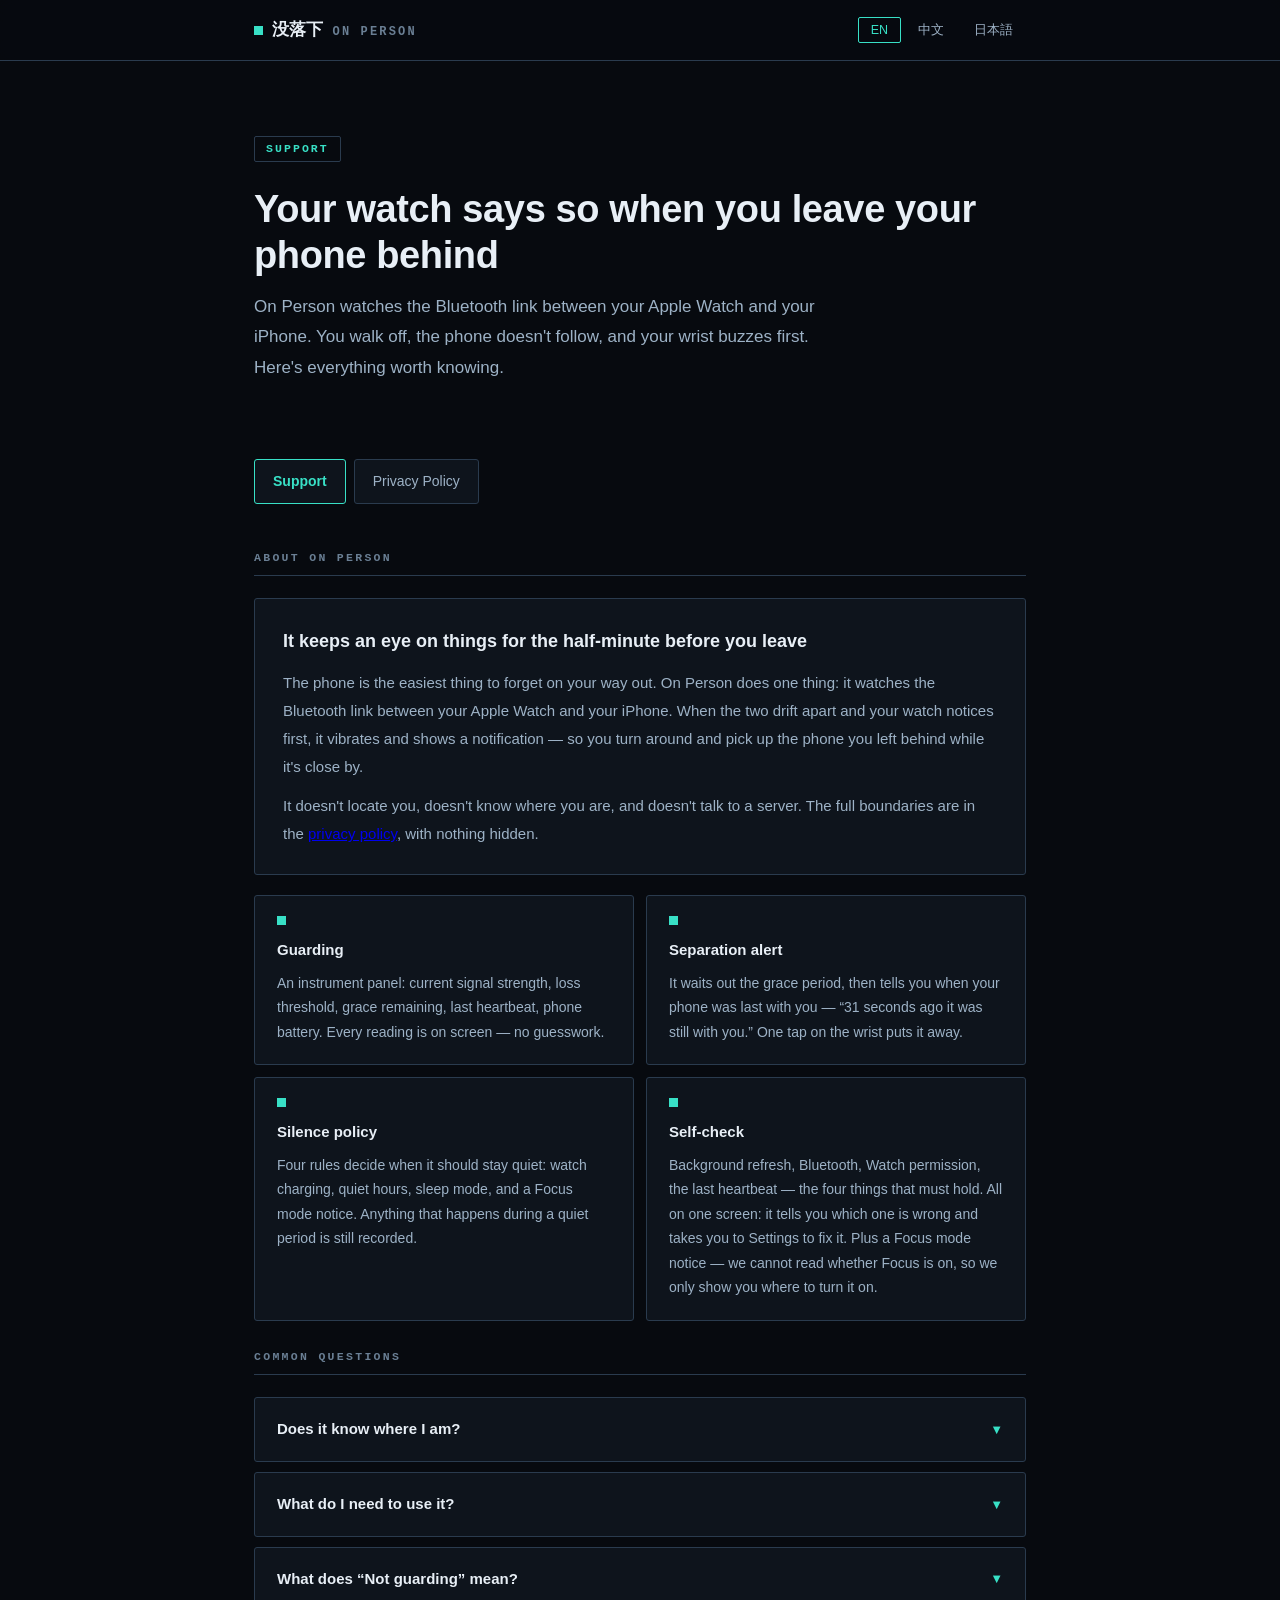
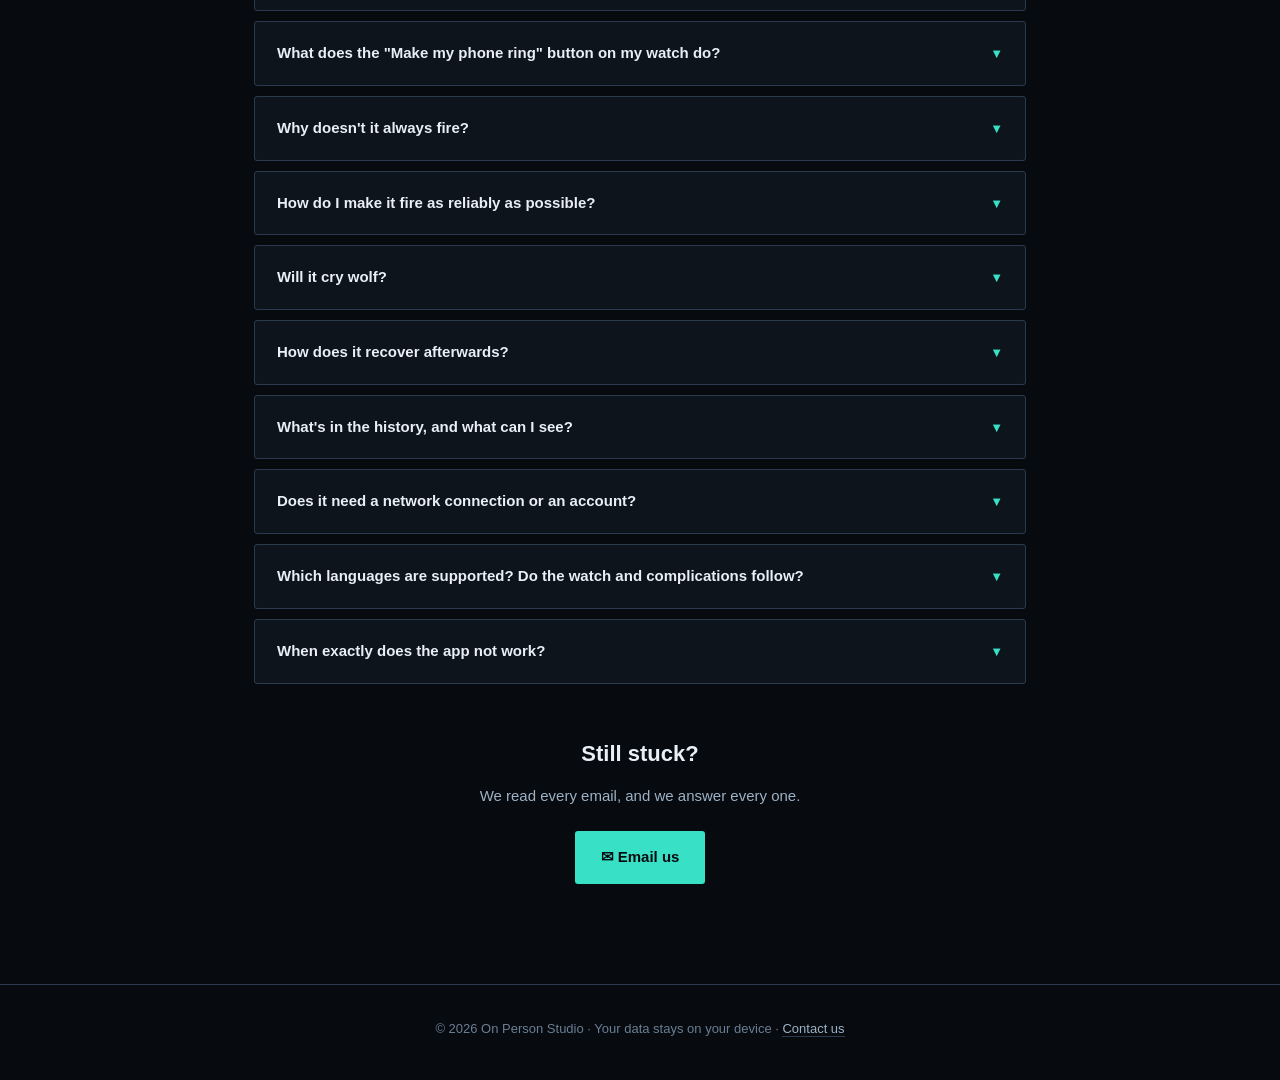
<file: index.html>
<!DOCTYPE html>
<html>
<head>
  <meta charset="UTF-8">
  <meta name="viewport" content="width=device-width, initial-scale=1.0">
  <meta name="description" content="手机忘带时，手表先叫你一声。Phone left behind? Your watch says so first. スマホを忘れたらApple Watchが知らせる。">
  <title>帮助 / Support / サポート — 没落下 On Person</title>
  <style>
    body { background: #070A0F; color: #9DB2C6; font-family: -apple-system, "PingFang SC", "Hiragino Sans", sans-serif;
            display: flex; align-items: center; justify-content: center; height: 100vh; margin: 0; }
    p { font-size: 15px; }
  </style>
  <script>
    var lang = navigator.language || navigator.userLanguage;
    if (lang.startsWith('ja')) {
      window.location.replace('ja/support.html');
    } else if (lang.startsWith('zh')) {
      window.location.replace('zh/support.html');
    } else {
      window.location.replace('en/support.html');
    }
  </script>
</head>
<body>
  <p>Redirecting…</p>
</body>
</html>
</file>
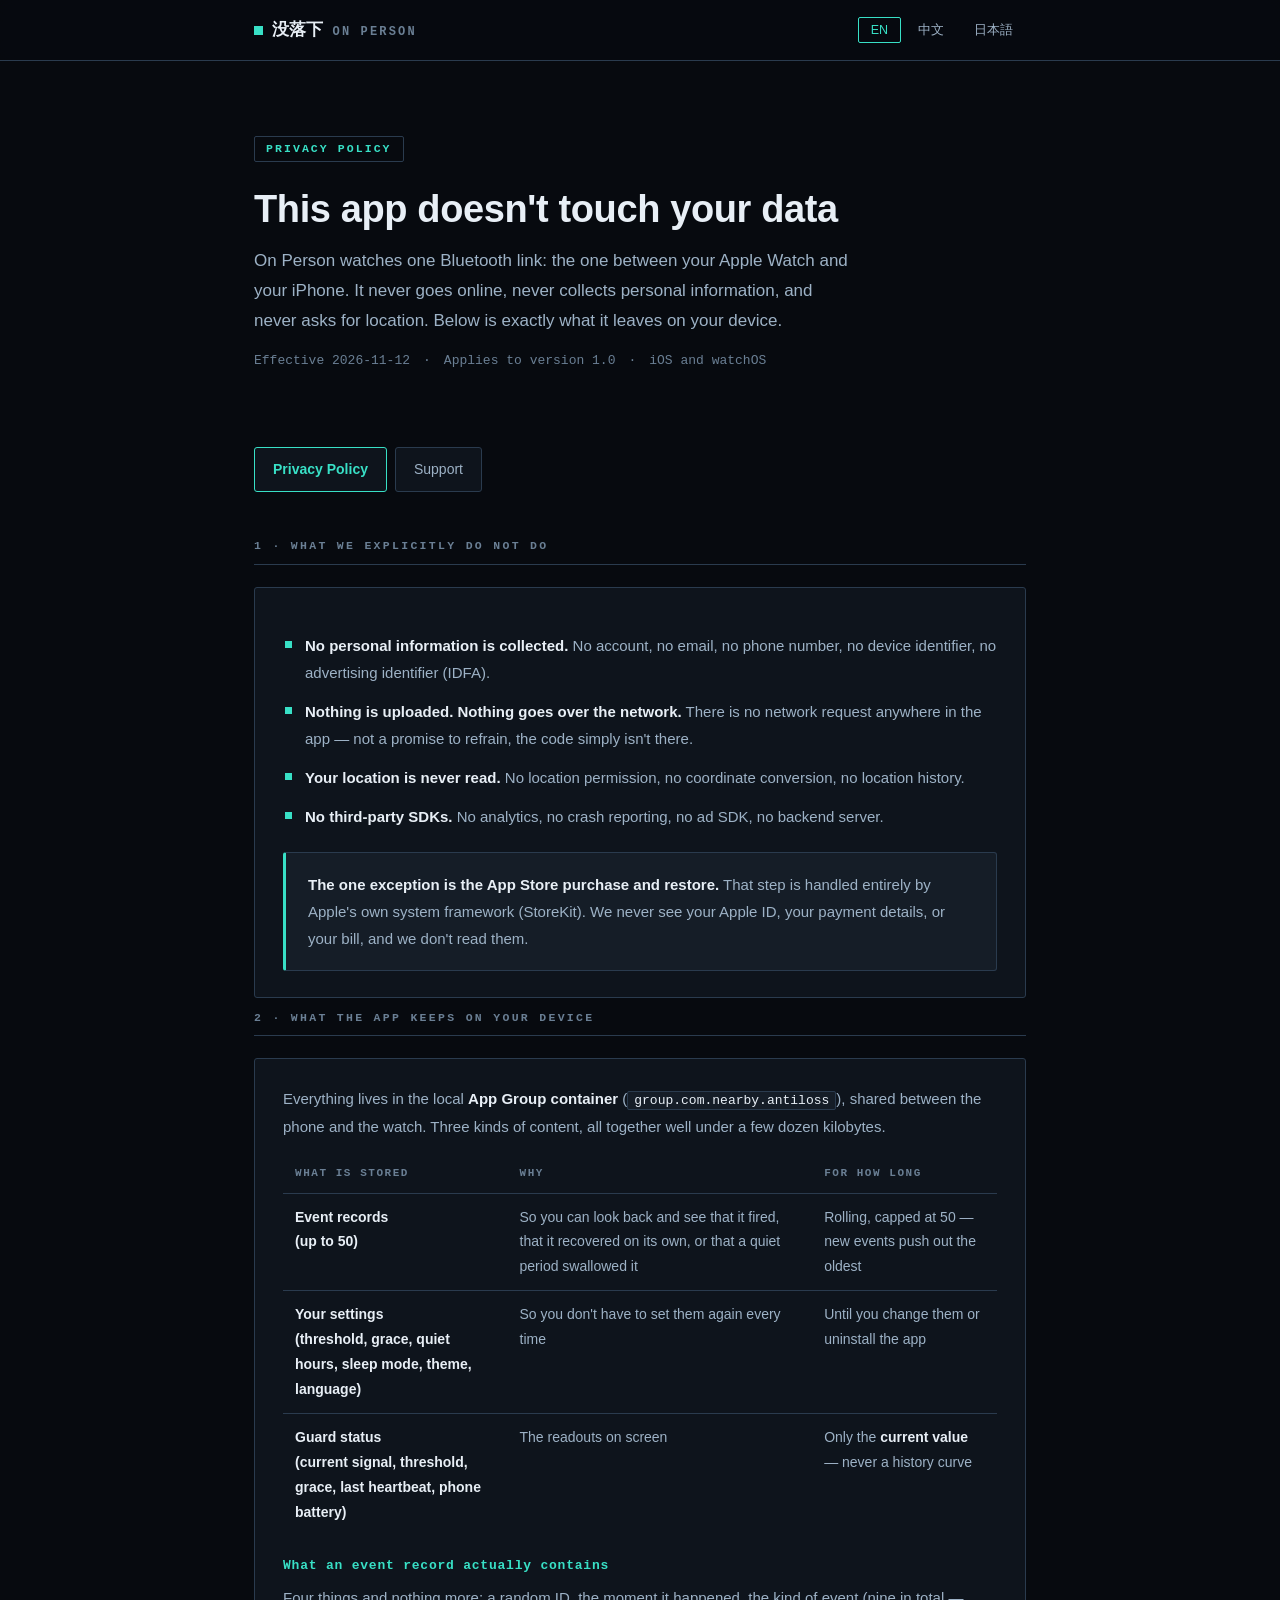
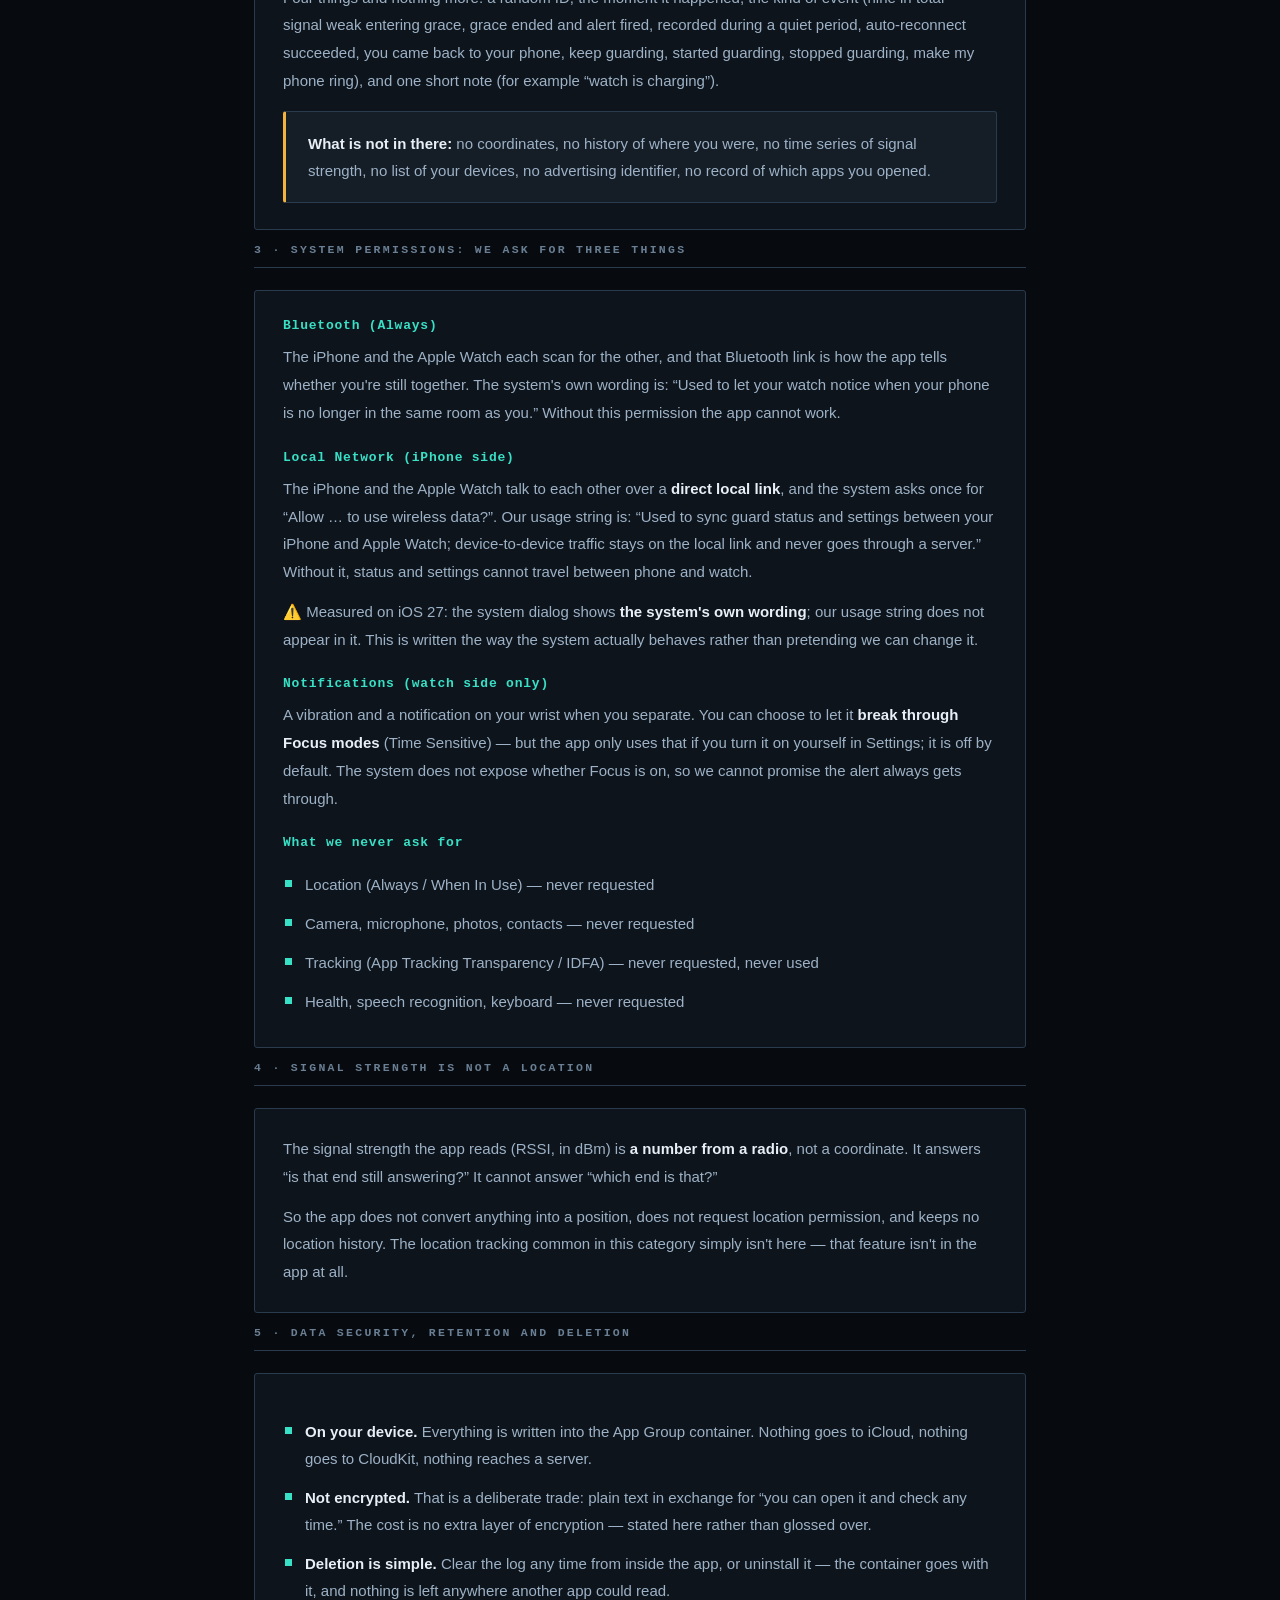
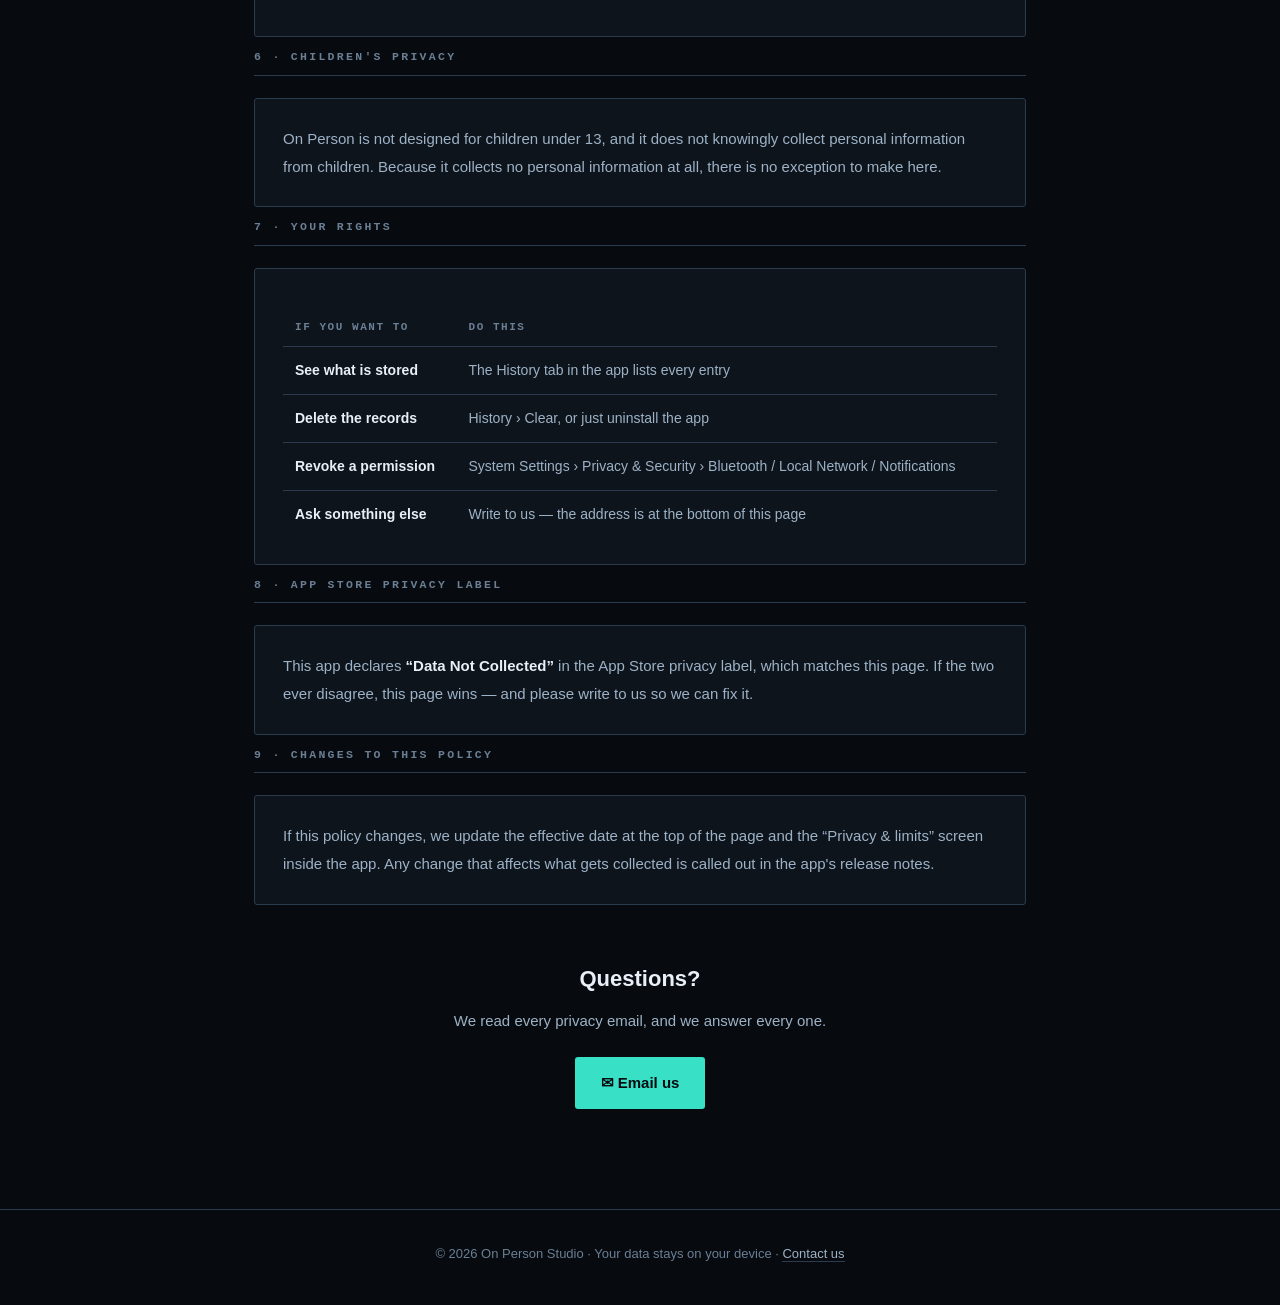
<file: privacy.html>
<!DOCTYPE html>
<html>
<head>
  <meta charset="UTF-8">
  <meta name="viewport" content="width=device-width, initial-scale=1.0">
  <meta name="description" content="不收集、不上传、不联网。Nothing collected, nothing uploaded, nothing sent over the network. 収集せず、アップロードせず、通信もしません。">
  <title>隐私政策 / Privacy Policy / プライバシーポリシー — 没落下 On Person</title>
  <style>
    body { background: #070A0F; color: #9DB2C6; font-family: -apple-system, "PingFang SC", "Hiragino Sans", sans-serif;
            display: flex; align-items: center; justify-content: center; height: 100vh; margin: 0; }
    p { font-size: 15px; }
  </style>
  <script>
    var lang = navigator.language || navigator.userLanguage;
    if (lang.startsWith('ja')) {
      window.location.replace('ja/privacy.html');
    } else if (lang.startsWith('zh')) {
      window.location.replace('zh/privacy.html');
    } else {
      window.location.replace('en/privacy.html');
    }
  </script>
</head>
<body>
  <p>Redirecting…</p>
</body>
</html>
</file>
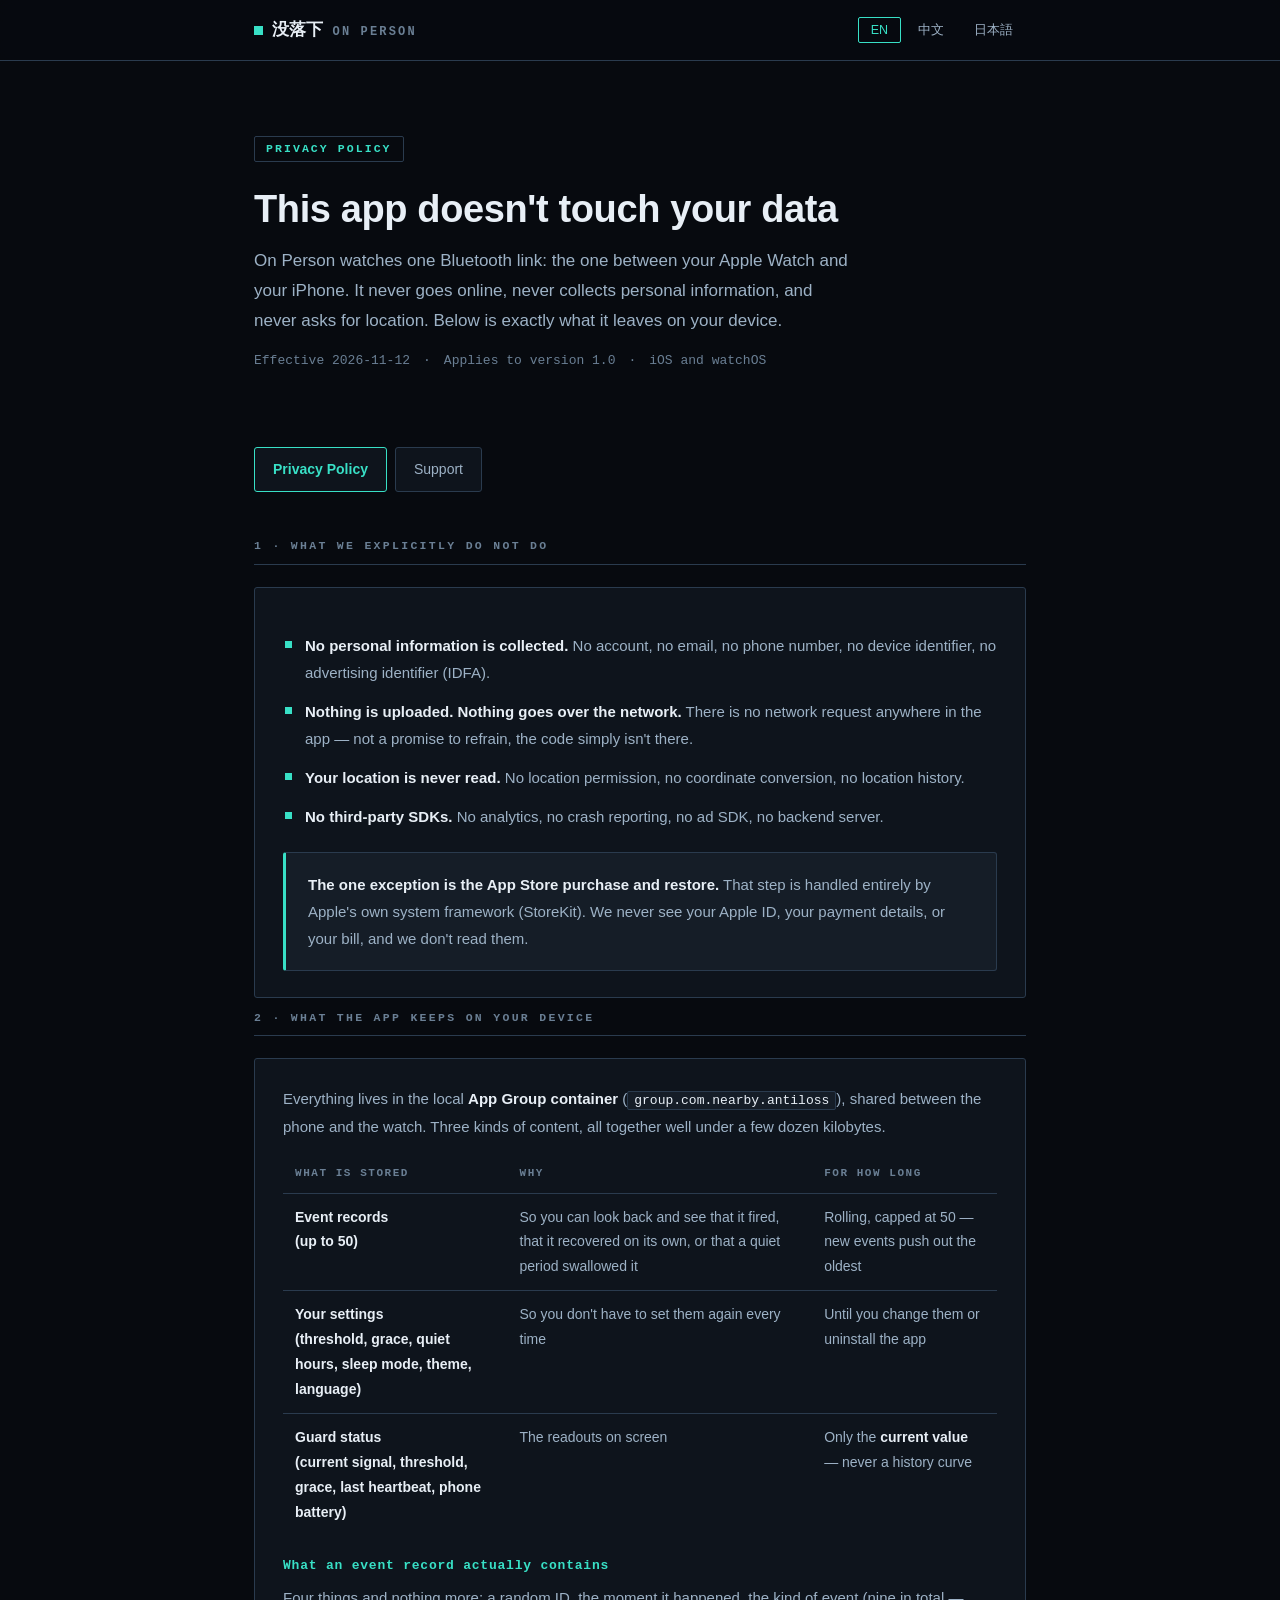
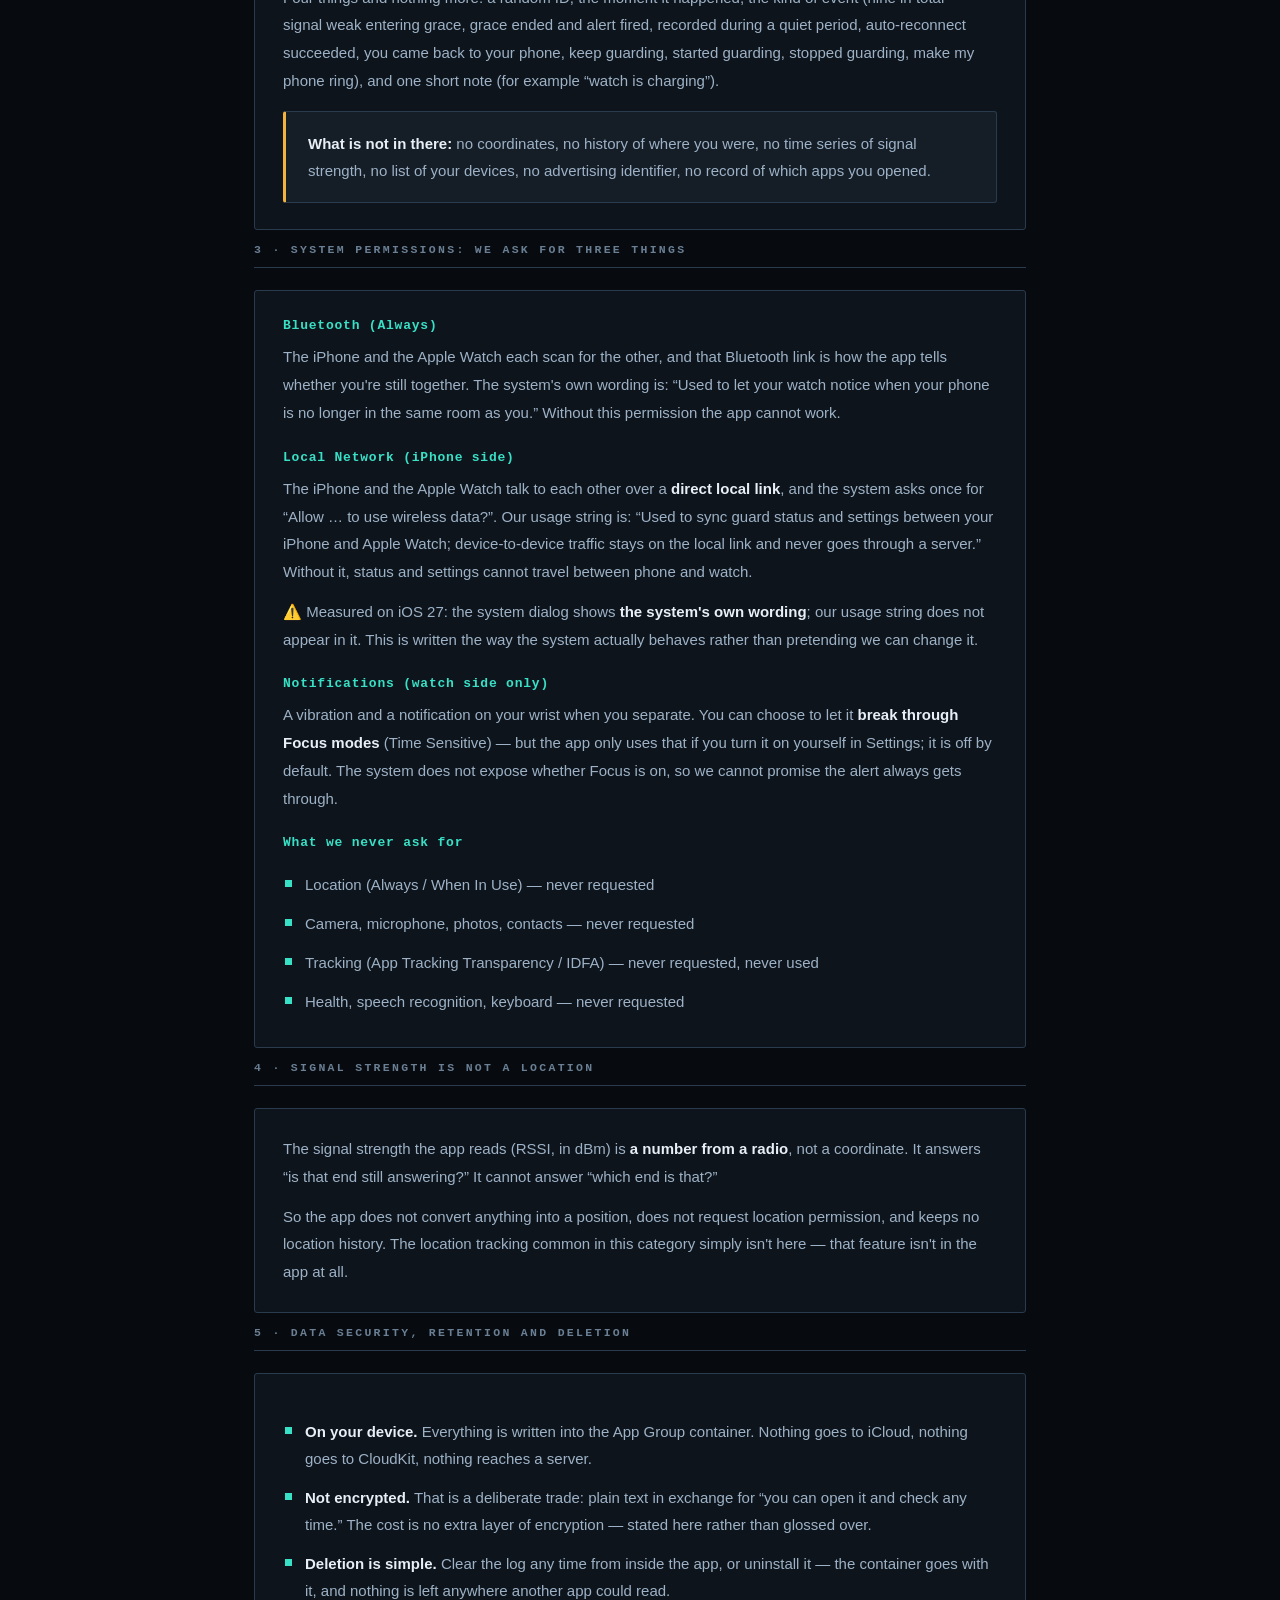
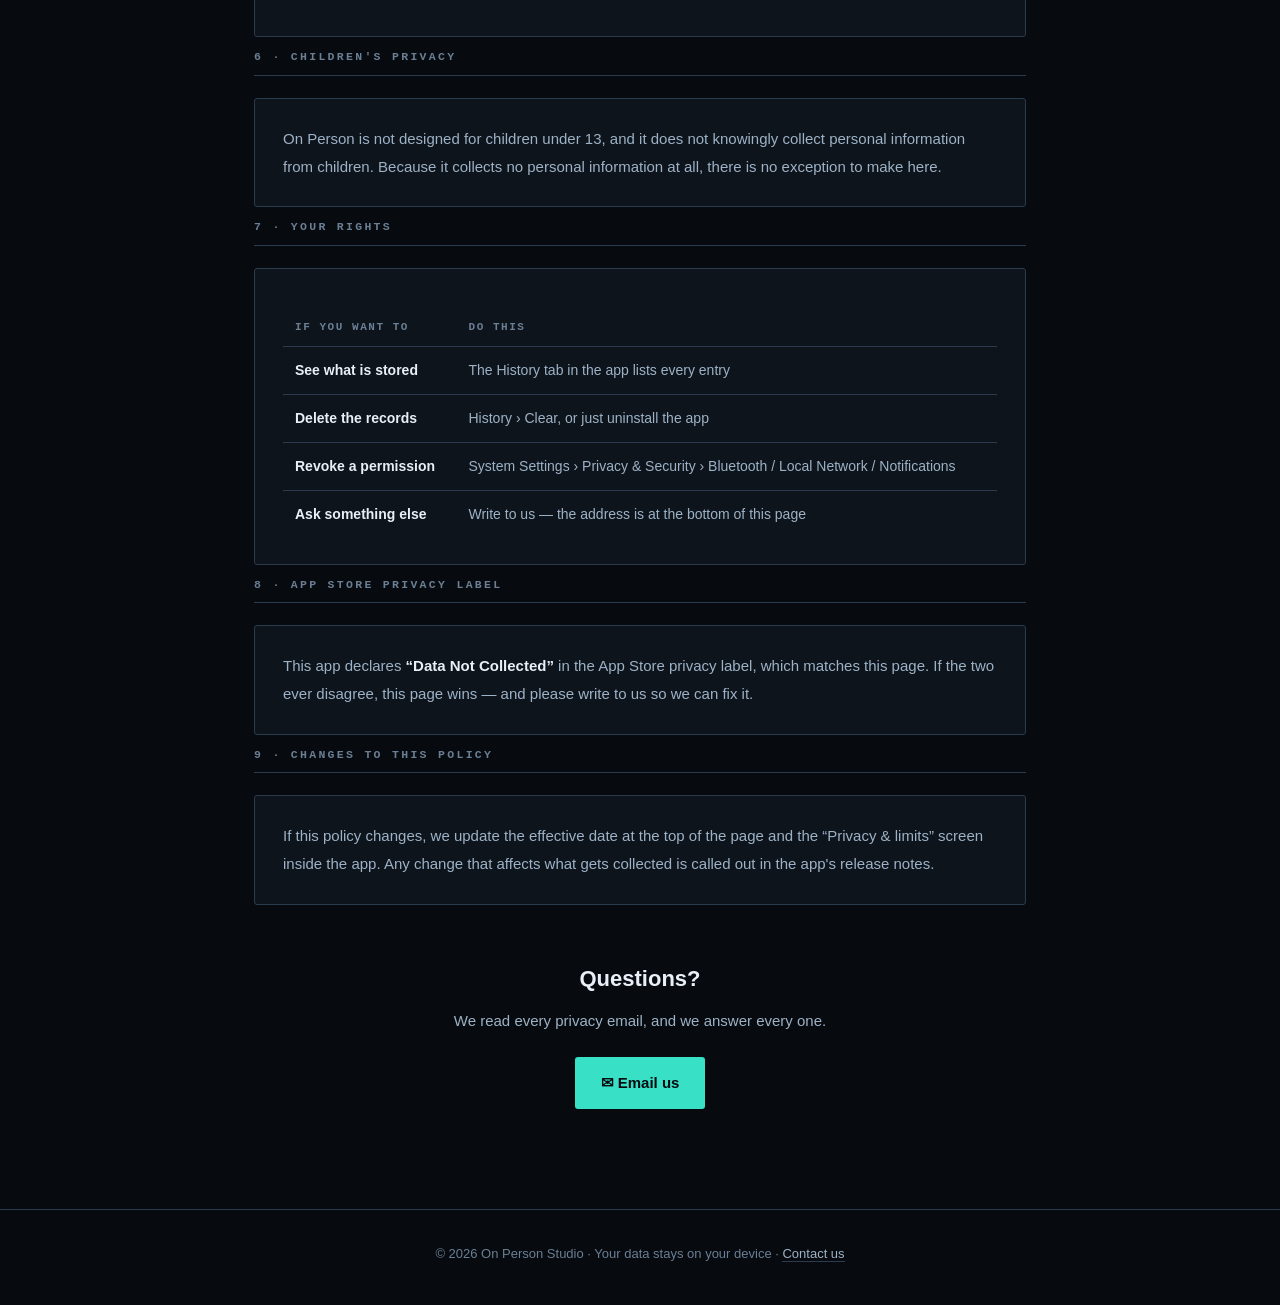
<file: en/privacy.html>
<!DOCTYPE html>
<html lang="en">
<head>
  <meta charset="UTF-8">
  <meta name="viewport" content="width=device-width, initial-scale=1.0">
  <meta name="description" content="On Person · Privacy Policy — nothing collected, nothing uploaded, nothing sent over the network. No location permission. Event records stay on this device, up to 50 of them.">
  <title>Privacy Policy — On Person</title>
  <link rel="stylesheet" href="../css/style.css">
</head>
<body>

<header>
  <div class="container">
    <a href="support.html" class="logo"><span class="mark"></span>没落下<span class="latin">On Person</span></a>
    <nav class="lang-switch">
      <a href="#" class="active">EN</a>
      <a href="../zh/privacy.html">中文</a>
      <a href="../ja/privacy.html">日本語</a>
    </nav>
  </div>
</header>

<main>
  <div class="container">

    <div class="hero">
      <span class="badge">Privacy Policy</span>
      <h1>This app doesn't touch your data</h1>
      <p>On Person watches one Bluetooth link: the one between your Apple Watch and your iPhone. It never goes online, never collects personal information, and never asks for location. Below is exactly what it leaves on your device.</p>
      <p class="updated">Effective 2026-11-12　·　Applies to version 1.0　·　iOS and watchOS</p>
    </div>

    <nav class="nav-pills">
      <a href="privacy.html" class="active">Privacy Policy</a>
      <a href="support.html">Support</a>
    </nav>

    <section>

      <p class="section-title">1 · What we explicitly do not do</p>
      <div class="article">
        <ul>
          <li><strong>No personal information is collected.</strong> No account, no email, no phone number, no device identifier, no advertising identifier (IDFA).</li>
          <li><strong>Nothing is uploaded. Nothing goes over the network.</strong> There is no network request anywhere in the app — not a promise to refrain, the code simply isn't there.</li>
          <li><strong>Your location is never read.</strong> No location permission, no coordinate conversion, no location history.</li>
          <li><strong>No third-party SDKs.</strong> No analytics, no crash reporting, no ad SDK, no backend server.</li>
        </ul>
        <div class="note-box">
          <strong>The one exception is the App Store purchase and restore.</strong> That step is handled entirely by Apple's own system framework (StoreKit). We never see your Apple ID, your payment details, or your bill, and we don't read them.
        </div>
      </div>

      <p class="section-title">2 · What the app keeps on your device</p>
      <div class="article">
        <p>Everything lives in the local <strong>App Group container</strong> (<code>group.com.nearby.antiloss</code>), shared between the phone and the watch. Three kinds of content, all together well under a few dozen kilobytes.</p>
        <table class="data-table">
          <thead>
            <tr><th>What is stored</th><th>Why</th><th>For how long</th></tr>
          </thead>
          <tbody>
            <tr>
              <td>Event records<br>(up to 50)</td>
              <td>So you can look back and see that it fired, that it recovered on its own, or that a quiet period swallowed it</td>
              <td>Rolling, capped at 50 — new events push out the oldest</td>
            </tr>
            <tr>
              <td>Your settings<br>(threshold, grace, quiet hours, sleep mode, theme, language)</td>
              <td>So you don't have to set them again every time</td>
              <td>Until you change them or uninstall the app</td>
            </tr>
            <tr>
              <td>Guard status<br>(current signal, threshold, grace, last heartbeat, phone battery)</td>
              <td>The readouts on screen</td>
              <td>Only the <strong>current value</strong> — never a history curve</td>
            </tr>
          </tbody>
        </table>
        <h3>What an event record actually contains</h3>
        <p>Four things and nothing more: a random ID, the moment it happened, the kind of event (nine in total — signal weak entering grace, grace ended and alert fired, recorded during a quiet period, auto-reconnect succeeded, you came back to your phone, keep guarding, started guarding, stopped guarding, make my phone ring), and one short note (for example “watch is charging”).</p>
        <div class="note-box warn">
          <strong>What is not in there:</strong> no coordinates, no history of where you were, no time series of signal strength, no list of your devices, no advertising identifier, no record of which apps you opened.
        </div>
      </div>

      <p class="section-title">3 · System permissions: we ask for three things</p>
      <div class="article">
        <h3>Bluetooth (Always)</h3>
        <p>The iPhone and the Apple Watch each scan for the other, and that Bluetooth link is how the app tells whether you're still together. The system's own wording is: “Used to let your watch notice when your phone is no longer in the same room as you.” Without this permission the app cannot work.</p>
        <h3>Local Network (iPhone side)</h3>
        <p>The iPhone and the Apple Watch talk to each other over a <strong>direct local link</strong>, and the system asks once for “Allow … to use wireless data?”. Our usage string is: “Used to sync guard status and settings between your iPhone and Apple Watch; device-to-device traffic stays on the local link and never goes through a server.” Without it, status and settings cannot travel between phone and watch.</p>
        <p>⚠️ Measured on iOS 27: the system dialog shows <strong>the system's own wording</strong>; our usage string does not appear in it. This is written the way the system actually behaves rather than pretending we can change it.</p>
        <h3>Notifications (watch side only)</h3>
        <p>A vibration and a notification on your wrist when you separate. You can choose to let it <strong>break through Focus modes</strong> (Time Sensitive) — but the app only uses that if you turn it on yourself in Settings; it is off by default. The system does not expose whether Focus is on, so we cannot promise the alert always gets through.</p>
        <h3>What we never ask for</h3>
        <ul>
          <li>Location (Always / When In Use) — never requested</li>
          <li>Camera, microphone, photos, contacts — never requested</li>
          <li>Tracking (App Tracking Transparency / IDFA) — never requested, never used</li>
          <li>Health, speech recognition, keyboard — never requested</li>
        </ul>
      </div>

      <p class="section-title">4 · Signal strength is not a location</p>
      <div class="article">
        <p>The signal strength the app reads (RSSI, in dBm) is <strong>a number from a radio</strong>, not a coordinate. It answers “is that end still answering?” It cannot answer “which end is that?”</p>
        <p>So the app does not convert anything into a position, does not request location permission, and keeps no location history. The location tracking common in this category simply isn't here — that feature isn't in the app at all.</p>
      </div>

      <p class="section-title">5 · Data security, retention and deletion</p>
      <div class="article">
        <ul>
          <li><strong>On your device.</strong> Everything is written into the App Group container. Nothing goes to iCloud, nothing goes to CloudKit, nothing reaches a server.</li>
          <li><strong>Not encrypted.</strong> That is a deliberate trade: plain text in exchange for “you can open it and check any time.” The cost is no extra layer of encryption — stated here rather than glossed over.</li>
          <li><strong>Deletion is simple.</strong> Clear the log any time from inside the app, or uninstall it — the container goes with it, and nothing is left anywhere another app could read.</li>
        </ul>
      </div>

      <p class="section-title">6 · Children's privacy</p>
      <div class="article">
        <p>On Person is not designed for children under 13, and it does not knowingly collect personal information from children. Because it collects no personal information at all, there is no exception to make here.</p>
      </div>

      <p class="section-title">7 · Your rights</p>
      <div class="article">
        <table class="data-table">
          <thead>
            <tr><th>If you want to</th><th>Do this</th></tr>
          </thead>
          <tbody>
            <tr><td>See what is stored</td><td>The History tab in the app lists every entry</td></tr>
            <tr><td>Delete the records</td><td>History › Clear, or just uninstall the app</td></tr>
            <tr><td>Revoke a permission</td><td>System Settings › Privacy &amp; Security › Bluetooth / Local Network / Notifications</td></tr>
            <tr><td>Ask something else</td><td>Write to us — the address is at the bottom of this page</td></tr>
          </tbody>
        </table>
      </div>

      <p class="section-title">8 · App Store privacy label</p>
      <div class="article">
        <p>This app declares <strong>“Data Not Collected”</strong> in the App Store privacy label, which matches this page. If the two ever disagree, this page wins — and please write to us so we can fix it.</p>
      </div>

      <p class="section-title">9 · Changes to this policy</p>
      <div class="article">
        <p>If this policy changes, we update the effective date at the top of the page and the “Privacy &amp; limits” screen inside the app. Any change that affects what gets collected is called out in the app's release notes.</p>
      </div>

      <div class="contact-section">
        <h2>Questions?</h2>
        <p>We read every privacy email, and we answer every one.</p>
        <a href="mailto:peer2peer.wang@gmail.com" class="contact-btn">✉ Email us</a>
      </div>

    </section>

  </div>
</main>

<footer>
  <div class="container">
    <p>© 2026 On Person Studio · Your data stays on your device · <a href="mailto:peer2peer.wang@gmail.com">Contact us</a></p>
  </div>
</footer>

</body>
</html>
</file>
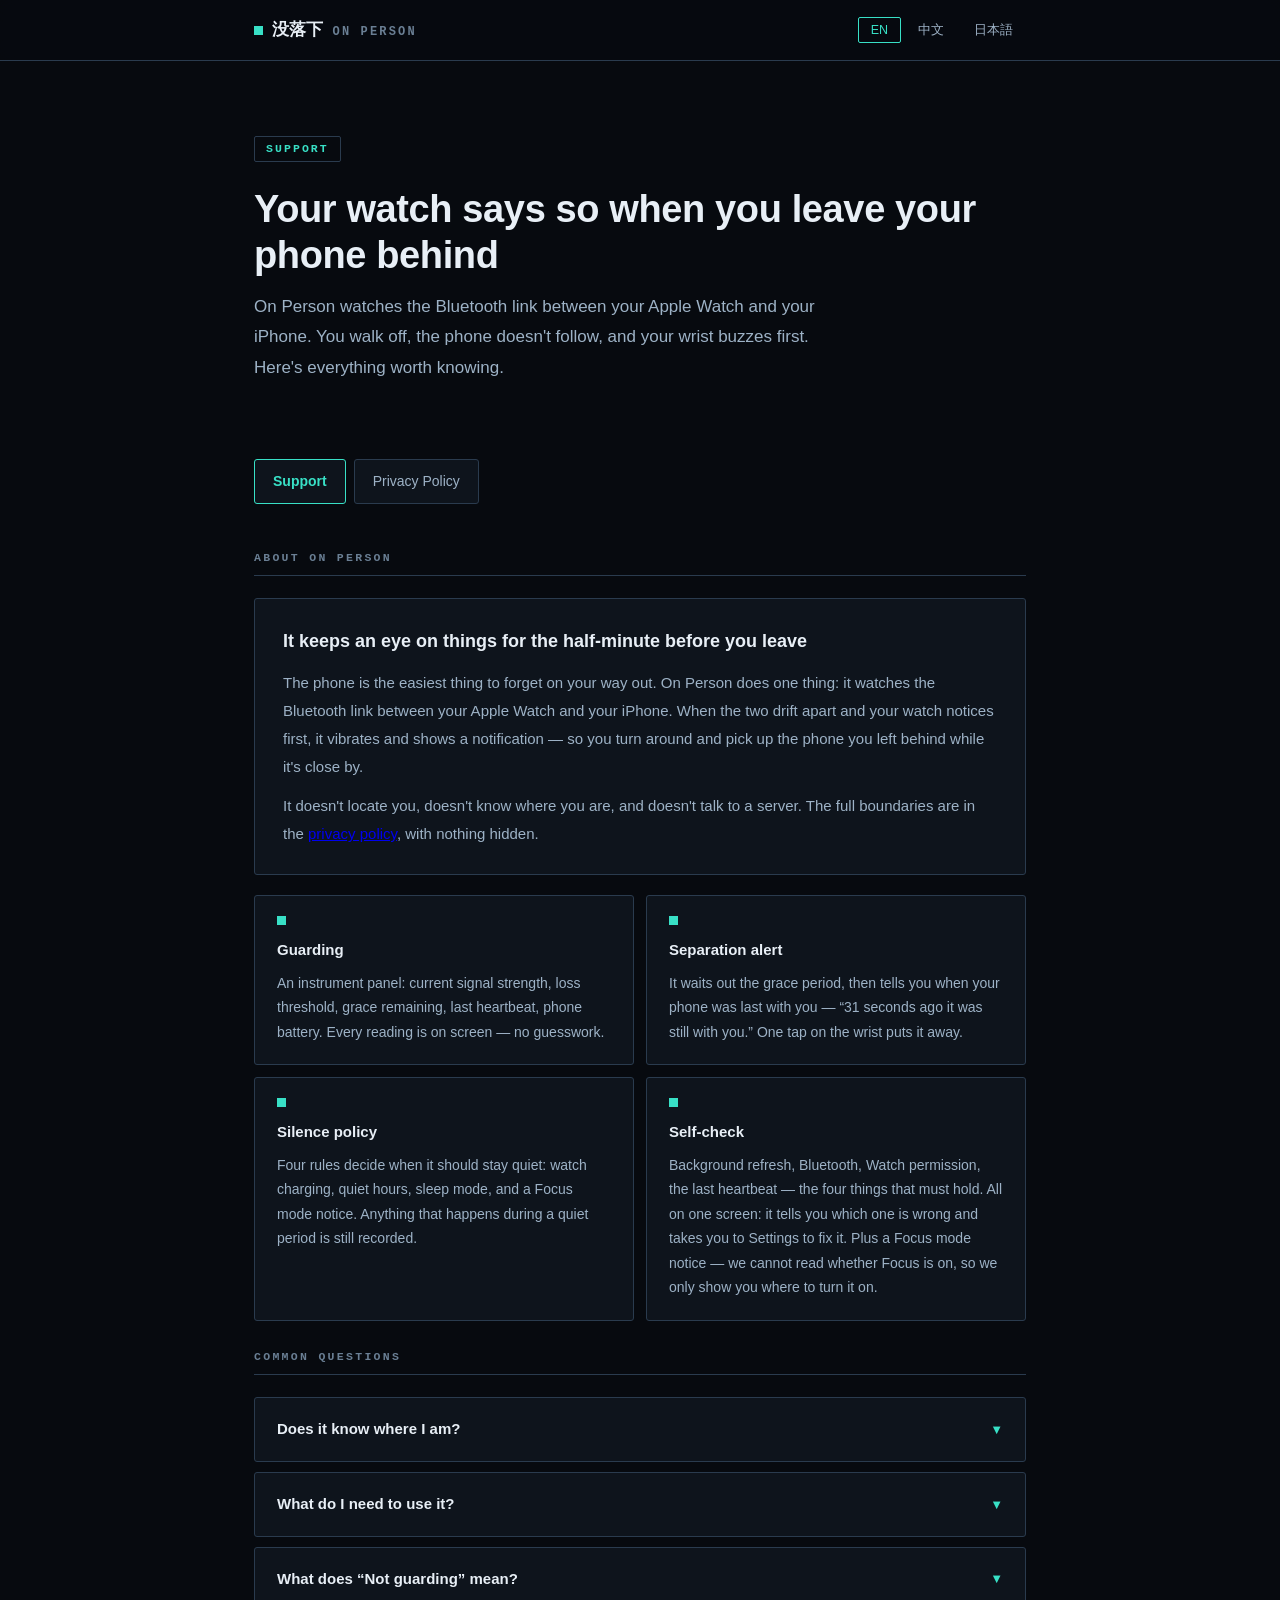
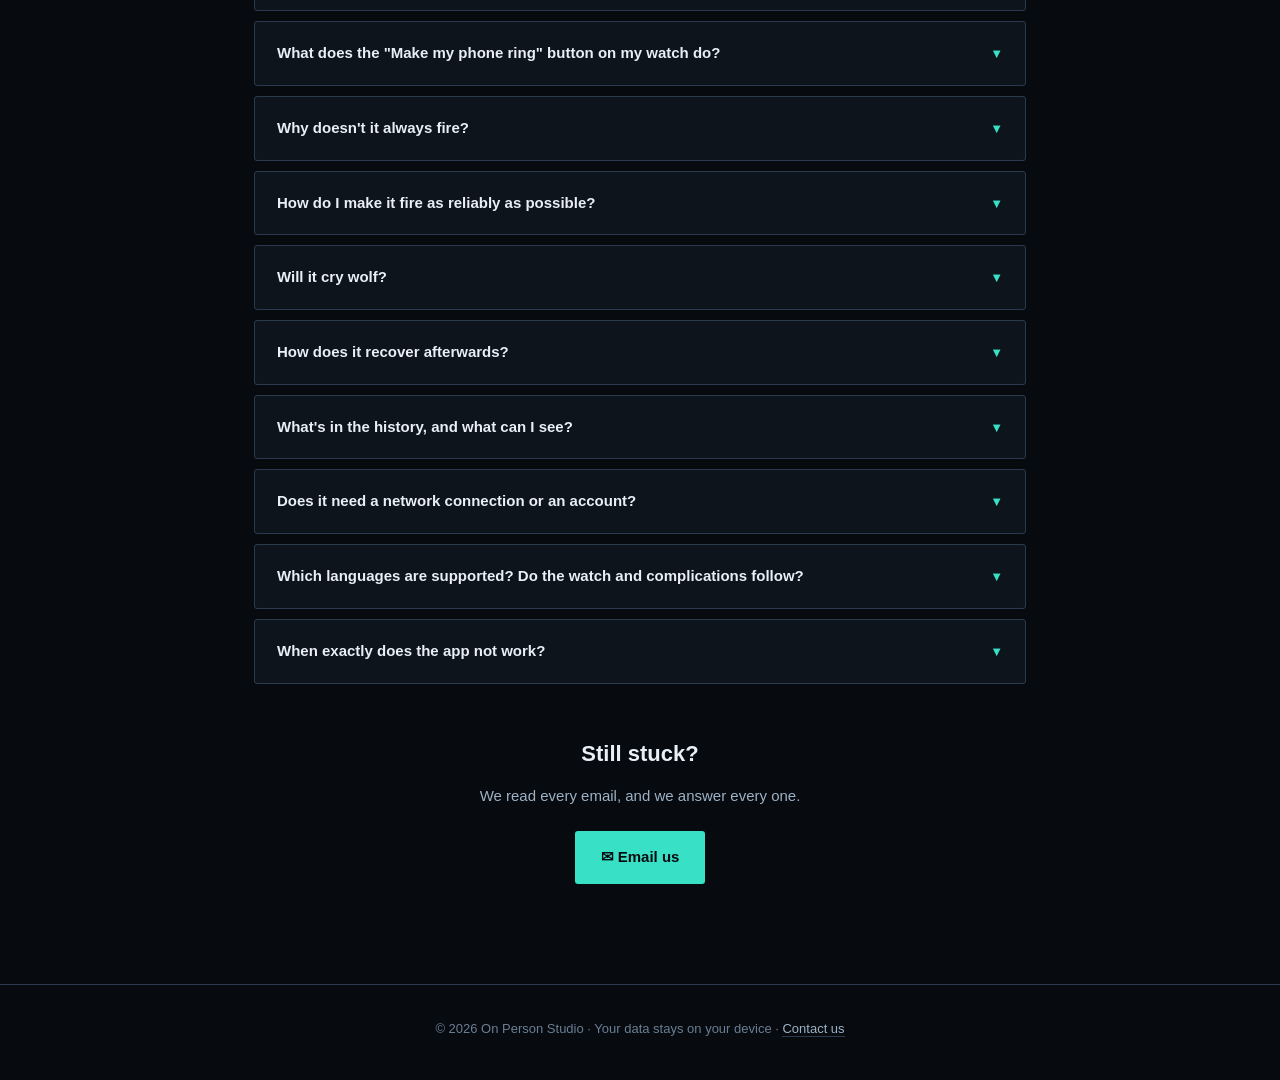
<file: en/support.html>
<!DOCTYPE html>
<html lang="en">
<head>
  <meta charset="UTF-8">
  <meta name="viewport" content="width=device-width, initial-scale=1.0">
  <meta name="description" content="On Person · Support — your watch says so when you leave your phone behind. Common questions, the connection self-check, when it stays quiet, and why it doesn't cry wolf.">
  <title>Support — On Person</title>
  <link rel="stylesheet" href="../css/style.css">
</head>
<body>

<header>
  <div class="container">
    <a href="support.html" class="logo"><span class="mark"></span>没落下<span class="latin">On Person</span></a>
    <nav class="lang-switch">
      <a href="#" class="active">EN</a>
      <a href="../zh/support.html">中文</a>
      <a href="../ja/support.html">日本語</a>
    </nav>
  </div>
</header>

<main>
  <div class="container">

    <div class="hero">
      <span class="badge">Support</span>
      <h1>Your watch says so when you leave your phone behind</h1>
      <p>On Person watches the Bluetooth link between your Apple Watch and your iPhone. You walk off, the phone doesn't follow, and your wrist buzzes first. Here's everything worth knowing.</p>
    </div>

    <nav class="nav-pills">
      <a href="#" class="active">Support</a>
      <a href="privacy.html">Privacy Policy</a>
    </nav>

    <section>

      <p class="section-title">About On Person</p>
      <div class="article">
        <h2>It keeps an eye on things for the half-minute before you leave</h2>
        <p>The phone is the easiest thing to forget on your way out. On Person does one thing: it watches the Bluetooth link between your Apple Watch and your iPhone. When the two drift apart and your watch notices first, it vibrates and shows a notification — so you turn around and pick up the phone you left behind while it's close by.</p>
        <p>It doesn't locate you, doesn't know where you are, and doesn't talk to a server. The full boundaries are in the <a href="privacy.html">privacy policy</a>, with nothing hidden.</p>
      </div>

      <div class="features-grid">

        <div class="feature-card">
          <span class="mark"></span>
          <h3>Guarding</h3>
          <p>An instrument panel: current signal strength, loss threshold, grace remaining, last heartbeat, phone battery. Every reading is on screen — no guesswork.</p>
        </div>

        <div class="feature-card">
          <span class="mark"></span>
          <h3>Separation alert</h3>
          <p>It waits out the grace period, then tells you when your phone was last with you — “31 seconds ago it was still with you.” One tap on the wrist puts it away.</p>
        </div>

        <div class="feature-card">
          <span class="mark"></span>
          <h3>Silence policy</h3>
          <p>Four rules decide when it should stay quiet: watch charging, quiet hours, sleep mode, and a Focus mode notice. Anything that happens during a quiet period is still recorded.</p>
        </div>

        <div class="feature-card">
          <span class="mark"></span>
          <h3>Self-check</h3>
          <p>Background refresh, Bluetooth, Watch permission, the last heartbeat — the four things that must hold. All on one screen: it tells you which one is wrong and takes you to Settings to fix it. Plus a Focus mode notice — we cannot read whether Focus is on, so we only show you where to turn it on.</p>
        </div>

      </div>

      <p class="section-title">Common questions</p>

      <details class="faq-item">
        <summary>
          Does it know where I am?
          <span class="arrow">▼</span>
        </summary>
        <div class="answer">
          No, and it doesn't want to. The signal strength it reads (RSSI) is a number from a radio: it answers “is that end still answering?”, not “which end is that?”. It doesn't request location permission, doesn't convert anything into a coordinate, and keeps no location history — the location tracking common in this category isn't in the app at all.
        </div>
      </details>

      <details class="faq-item">
        <summary>
          What do I need to use it?
          <span class="arrow">▼</span>
        </summary>
        <div class="answer">
          An iPhone and an Apple Watch that are already paired. That's it — no account, no subscription, no server to connect to. The watch app asks for notification permission once, the first time it opens. Declining doesn't break anything else; you just won't get a banner on your wrist.
        </div>
      </details>

      <details class="faq-item">
        <summary>
          What does “Not guarding” mean?
          <span class="arrow">▼</span>
        </summary>
        <div class="answer">
          The Bluetooth link is down — you declined Bluetooth permission, system Bluetooth is off, or the device has no Bluetooth at all. With no signal readings there is no evidence that you walked away, so it will not cry “your phone isn't with you”. It says so plainly instead: Bluetooth not connected, cannot guard. Turn system Bluetooth back on and it returns to guarding.
        </div>
      </details>

      <details class="faq-item">
        <summary>
          What does the "Make my phone ring" button on my watch do?
          <span class="arrow">▼</span>
        </summary>
        <div class="answer">
          It makes your <strong>phone</strong> make the noise — the sound can only come from the phone, so the watch tells the phone to ring.
          <br><br>
          It rings <strong>continuously</strong>, not once: the point is to keep reminding you while you walk back to it, until you stop it. Stopping uses the same button — it changes from "Make my phone ring" to a red "Stop ringing", and one press stops it.
          <br><br>
          Three limits worth knowing: ① the sound comes from the phone, not the watch, so the phone has to be somewhere you can hear; ② to avoid a runaway alarm it stops by itself after <strong>5 minutes</strong>; ③ it does <strong>not locate anything and will not tell you which direction the phone is in</strong> — only that it rang.
        </div>
      </details>

      <details class="faq-item">
        <summary>
          Why doesn't it always fire?
          <span class="arrow">▼</span>
        </summary>
        <div class="answer">
          Four kinds of reason, none of them a malfunction:
          <br><br>
          ① <strong>System Focus modes</strong> (Do Not Disturb, Sleep, Work) hold back ordinary notifications. We can't read whether Focus is on, so we can't promise it always gets through.
          <br><br>
          ② <strong>The background budget.</strong> The system wakes the watch only so often (roughly every 10–15 minutes), so with the screen off a real separation can take minutes to confirm.
          <br><br>
          ③ <strong>A silence rule is in effect:</strong> watch charging, quiet hours, sleep mode. In those cases it records instead of bothering you.
          <br><br>
          ④ <strong>You're still in the grace period.</strong> A weak signal starts a grace period first; if the link comes back inside it, nothing happens.
          <br><br>
          The Connection self-check in the app tells you which one you're hitting.
        </div>
      </details>

      <details class="faq-item">
        <summary>
          How do I make it fire as reliably as possible?
          <span class="arrow">▼</span>
        </summary>
        <div class="answer">
          Three things, and the Connection self-check checks all of them:
          <br><br>
          ① Turn on <strong>Time Sensitive</strong> in System Settings › Notifications › On Person. Only then can a notification break through Focus.
          <br><br>
          ② Keep <strong>Background App Refresh</strong> on (System Settings › General › Background App Refresh).
          <br><br>
          ③ Make sure your <strong>watch is connected</strong> to the iPhone and has enough battery.
          <br><br>
          If it still stays quiet after all that, you're hitting a silence rule — not a broken app.
        </div>
      </details>

      <details class="faq-item">
        <summary>
          Will it cry wolf?
          <span class="arrow">▼</span>
        </summary>
        <div class="answer">
          There are two gates. First the <strong>grace period</strong>: after the signal weakens it waits (30 seconds by default), and if the link comes back inside that window nothing happens. Second the <strong>threshold</strong>: −72 dBm by default, so the signal has to get genuinely weak. Both numbers are adjustable in Settings.
          <br><br>
          And separation isn't "any disconnect": while backgrounded, only a genuinely weak signal counts. Not hearing a broadcast at all does not (the system often suspends the watch's own scanning in the background).
        </div>
      </details>

      <details class="faq-item">
        <summary>
          How does it recover afterwards?
          <span class="arrow">▼</span>
        </summary>
        <div class="answer">
          Two ways, neither of which involves taking your phone out:
          <br><br>
          ① You come back to your phone — tap “I'm back” on your wrist and it's put away immediately; or tap “Keep guarding 3 min” to reset the grace period.
          <br><br>
          ② You ignore it — the Watch <strong>reconnects on its own</strong> and writes the automatic recovery into your history. So you can see that it recovered, not just that it fired.
        </div>
      </details>

      <details class="faq-item">
        <summary>
          What's in the history, and what can I see?
          <span class="arrow">▼</span>
        </summary>
        <div class="answer">
          Each entry holds four things: a random ID, the moment, the kind of event, and one short note. There are nine kinds of event (signal weak entering grace, grace ended and alert fired, recorded during a quiet period, auto-reconnect succeeded, you came back to your phone, keep guarding, started guarding, stopped guarding, make my phone ring).
          <br><br>
          <strong>No location. No signal history. No advertising identifier.</strong> Up to 50 entries, newest pushes out oldest, clearable whenever you like.
        </div>
      </details>

      <details class="faq-item">
        <summary>
          Does it need a network connection or an account?
          <span class="arrow">▼</span>
        </summary>
        <div class="answer">
          Neither. There's no account system and no server, there is no network request anywhere in the app, and no analytics SDK, crash reporter or ad SDK is linked in. The only outbound communication is the App Store purchase and restore, handled entirely by Apple's own framework.
        </div>
      </details>

      <details class="faq-item">
        <summary>
          Which languages are supported? Do the watch and complications follow?
          <span class="arrow">▼</span>
        </summary>
        <div class="answer">
          中文, English and 日本語 — pick one in Settings › Language.
          <br><br>
          It takes effect <strong>right away</strong>, and the watch face and the complications follow too: the language is pushed to the watch over WatchConnectivity, so you never have to set it a second time on the watch itself.
        </div>
      </details>

      <details class="faq-item">
        <summary>
          When exactly does the app not work?
          <span class="arrow">▼</span>
        </summary>
        <div class="answer">
          We'd rather you know the limits before you rely on them:
          <br><br>
          · Background scans get about 5 chances a day — not continuous listening.
          <br>
          · An alert repeats about 5 times over roughly 4 minutes; watchOS won't let apps vibrate in the background.
          <br>
          · Proximity is judged from the system Bluetooth stack, so a disconnect isn't caught the instant it happens.
          <br>
          · System Focus modes will hold back our alerts, and we can't read whether Focus is on.
          <br>
          · With the screen off, a real separation can take minutes to confirm.
          <br><br>
          The full section is on the “Privacy &amp; limits” screen inside the app, and in the <a href="privacy.html">privacy policy</a>.
        </div>
      </details>

      <div class="contact-section">
        <h2>Still stuck?</h2>
        <p>We read every email, and we answer every one.</p>
        <a href="mailto:peer2peer.wang@gmail.com" class="contact-btn">✉ Email us</a>
      </div>

    </section>

  </div>
</main>

<footer>
  <div class="container">
    <p>© 2026 On Person Studio · Your data stays on your device · <a href="mailto:peer2peer.wang@gmail.com">Contact us</a></p>
  </div>
</footer>

</body>
</html>
</file>
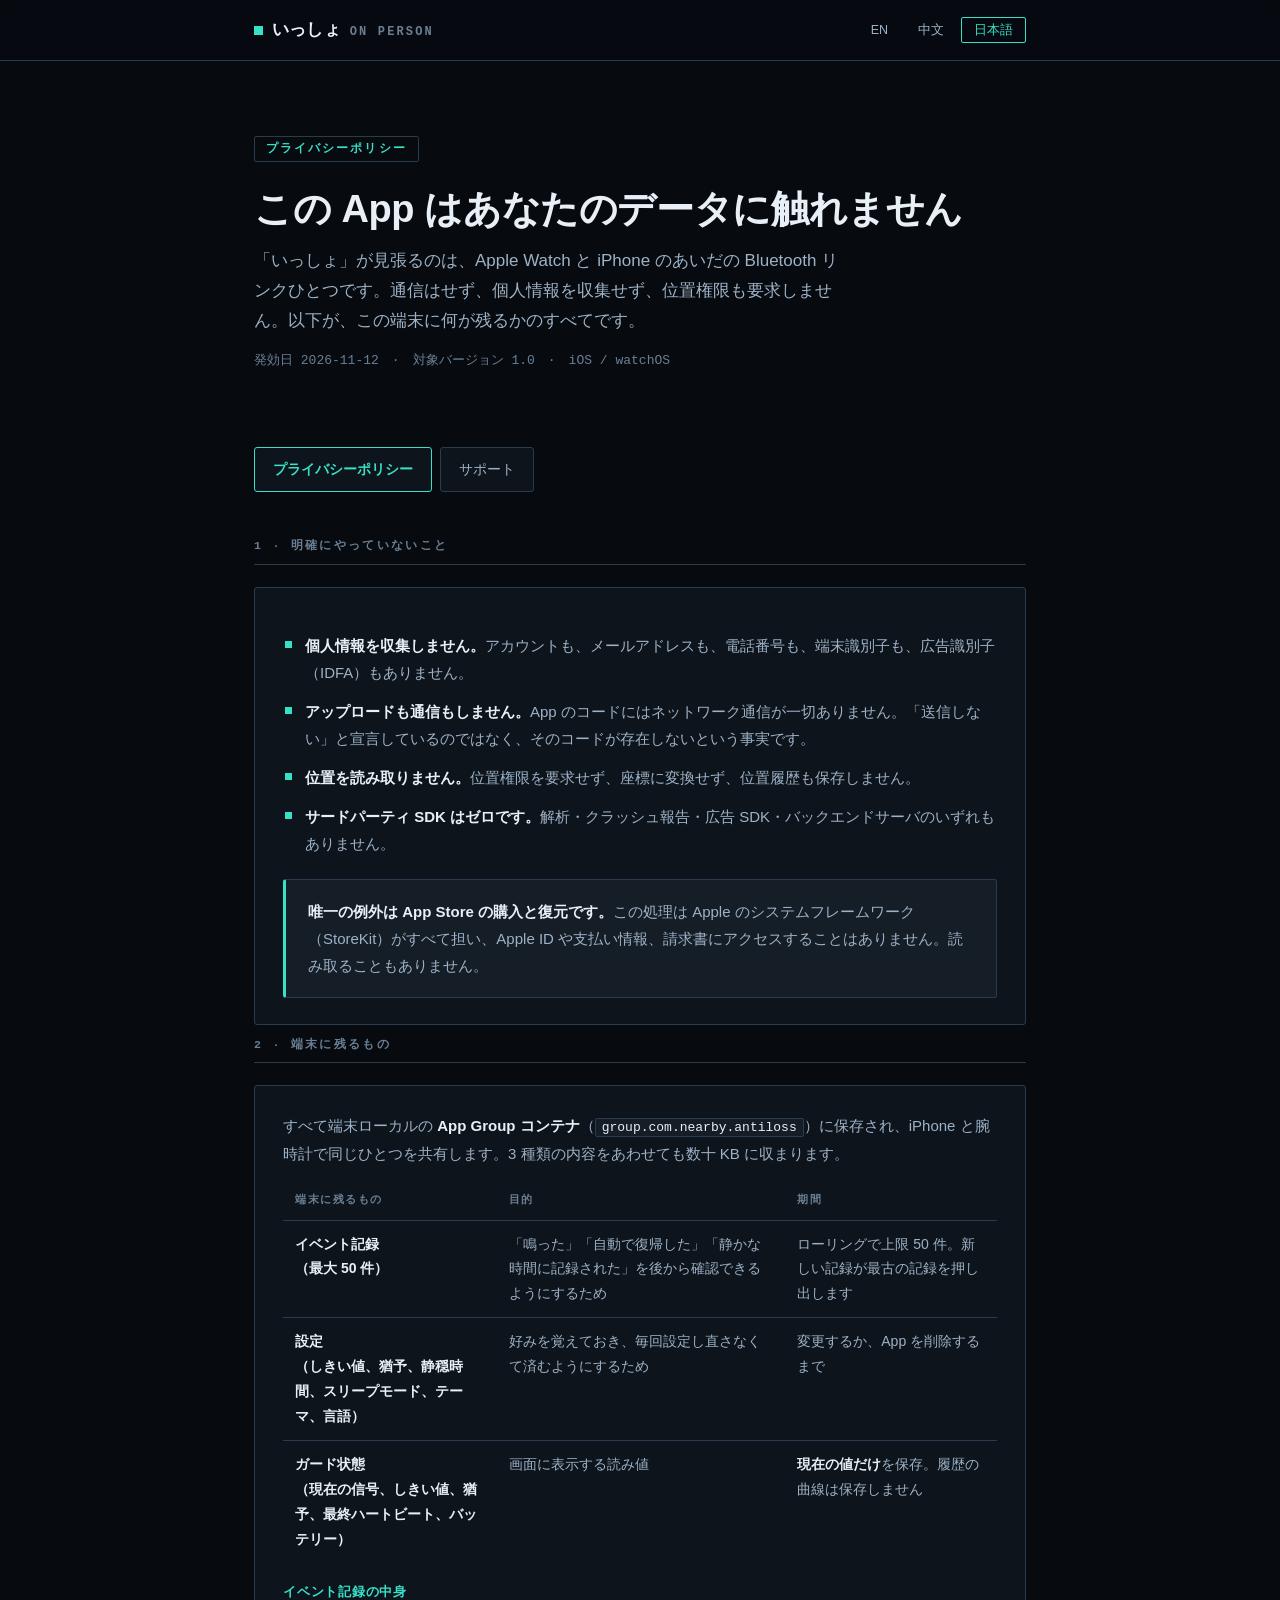
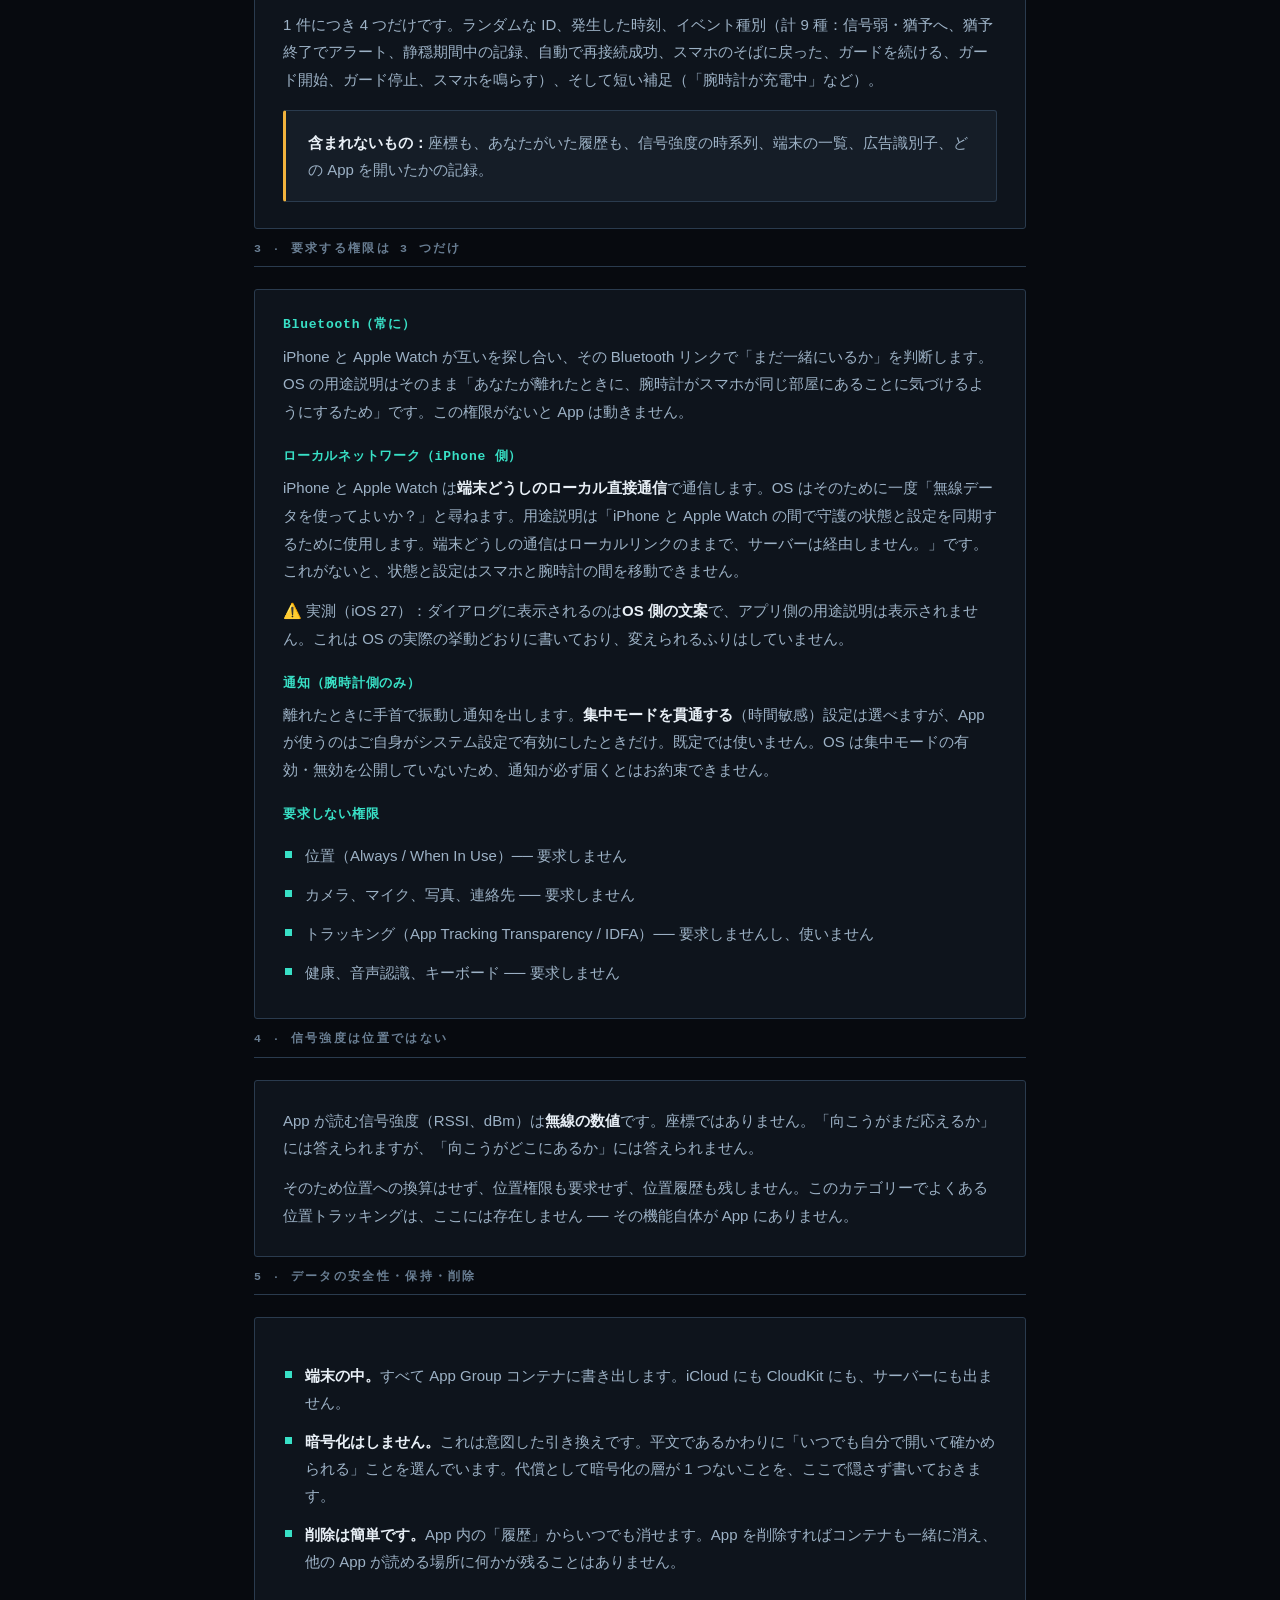
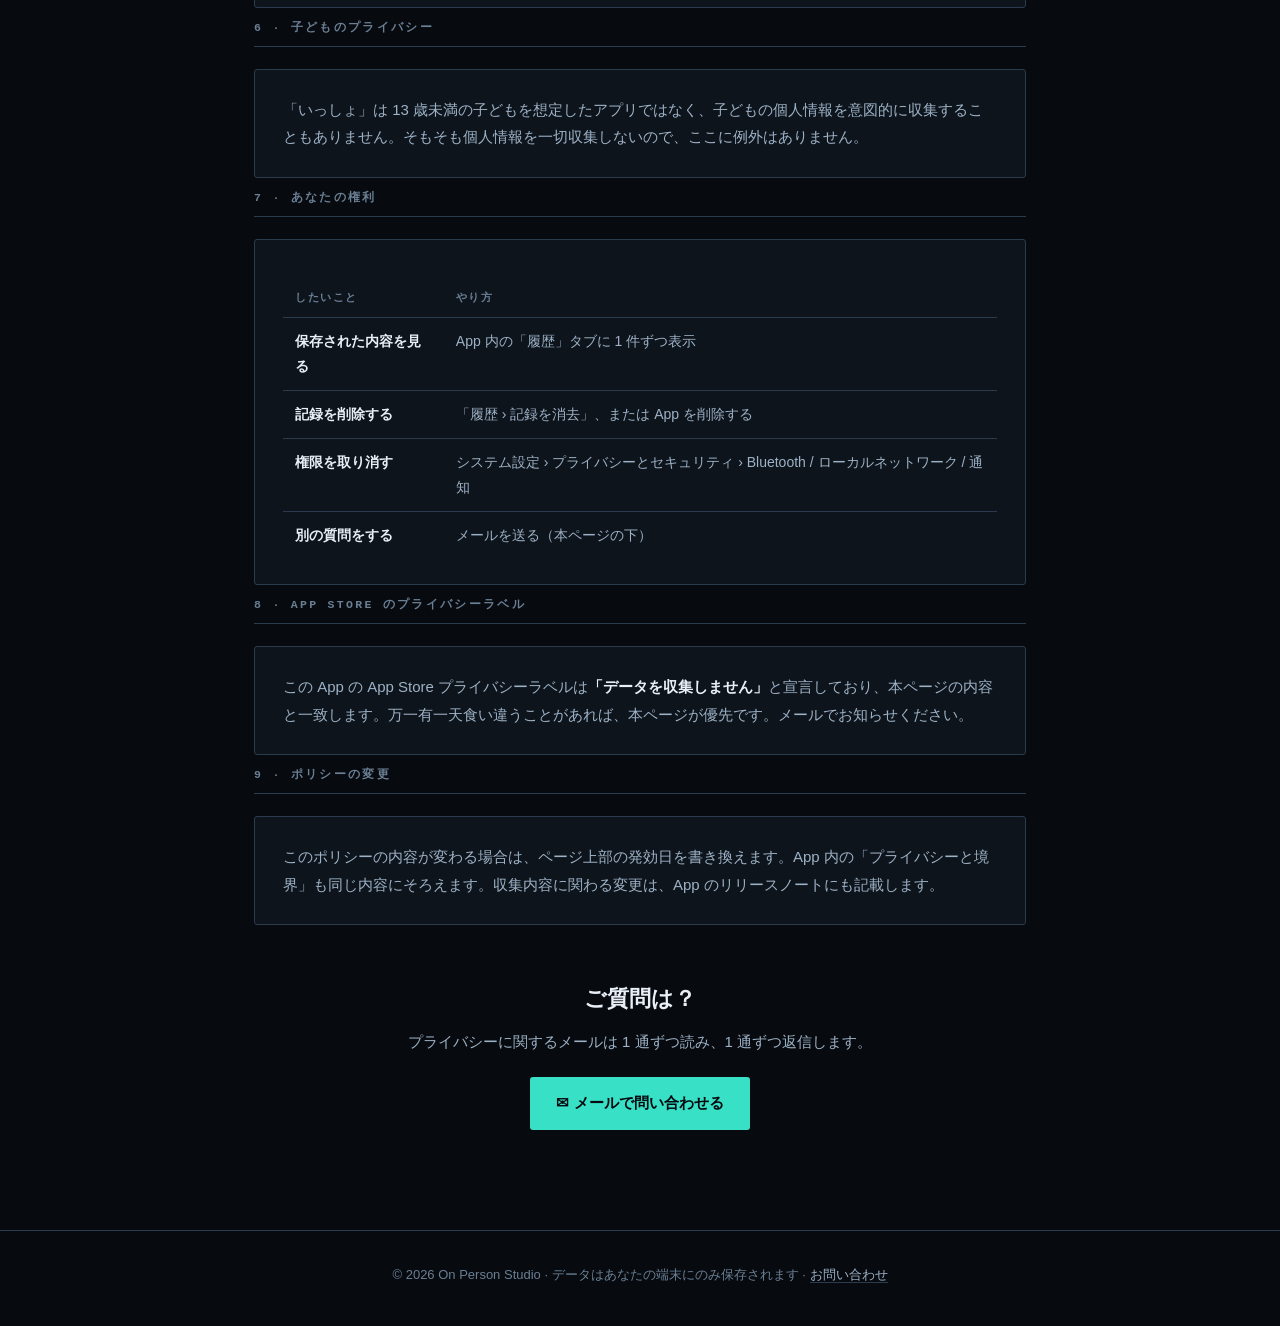
<file: ja/privacy.html>
<!DOCTYPE html>
<html lang="ja">
<head>
  <meta charset="UTF-8">
  <meta name="viewport" content="width=device-width, initial-scale=1.0">
  <meta name="description" content="いっしょ · プライバシーポリシー — 収集せず、アップロードせず、通信もしません。位置権限は要求しません。イベント記録は端末内にのみ保存され、最大 50 件です。">
  <title>プライバシーポリシー — いっしょ</title>
  <link rel="stylesheet" href="../css/style.css">
</head>
<body>

<header>
  <div class="container">
    <a href="support.html" class="logo"><span class="mark"></span>いっしょ<span class="latin">On Person</span></a>
    <nav class="lang-switch">
      <a href="../en/privacy.html">EN</a>
      <a href="../zh/privacy.html">中文</a>
      <a href="#" class="active">日本語</a>
    </nav>
  </div>
</header>

<main>
  <div class="container">

    <div class="hero">
      <span class="badge">プライバシーポリシー</span>
      <h1>この App はあなたのデータに触れません</h1>
      <p>「いっしょ」が見張るのは、Apple Watch と iPhone のあいだの Bluetooth リンクひとつです。通信はせず、個人情報を収集せず、位置権限も要求しません。以下が、この端末に何が残るかのすべてです。</p>
      <p class="updated">発効日 2026-11-12　·　対象バージョン 1.0　·　iOS / watchOS</p>
    </div>

    <nav class="nav-pills">
      <a href="privacy.html" class="active">プライバシーポリシー</a>
      <a href="support.html">サポート</a>
    </nav>

    <section>

      <p class="section-title">1 · 明確にやっていないこと</p>
      <div class="article">
        <ul>
          <li><strong>個人情報を収集しません。</strong>アカウントも、メールアドレスも、電話番号も、端末識別子も、広告識別子（IDFA）もありません。</li>
          <li><strong>アップロードも通信もしません。</strong>App のコードにはネットワーク通信が一切ありません。「送信しない」と宣言しているのではなく、そのコードが存在しないという事実です。</li>
          <li><strong>位置を読み取りません。</strong>位置権限を要求せず、座標に変換せず、位置履歴も保存しません。</li>
          <li><strong>サードパーティ SDK はゼロです。</strong>解析・クラッシュ報告・広告 SDK・バックエンドサーバのいずれもありません。</li>
        </ul>
        <div class="note-box">
          <strong>唯一の例外は App Store の購入と復元です。</strong>この処理は Apple のシステムフレームワーク（StoreKit）がすべて担い、Apple ID や支払い情報、請求書にアクセスすることはありません。読み取ることもありません。
        </div>
      </div>

      <p class="section-title">2 · 端末に残るもの</p>
      <div class="article">
        <p>すべて端末ローカルの <strong>App Group コンテナ</strong>（<code>group.com.nearby.antiloss</code>）に保存され、iPhone と腕時計で同じひとつを共有します。3 種類の内容をあわせても数十 KB に収まります。</p>
        <table class="data-table">
          <thead>
            <tr><th>端末に残るもの</th><th>目的</th><th>期間</th></tr>
          </thead>
          <tbody>
            <tr>
              <td>イベント記録<br>（最大 50 件）</td>
              <td>「鳴った」「自動で復帰した」「静かな時間に記録された」を後から確認できるようにするため</td>
              <td>ローリングで上限 50 件。新しい記録が最古の記録を押し出します</td>
            </tr>
            <tr>
              <td>設定<br>（しきい値、猶予、静穏時間、スリープモード、テーマ、言語）</td>
              <td>好みを覚えておき、毎回設定し直さなくて済むようにするため</td>
              <td>変更するか、App を削除するまで</td>
            </tr>
            <tr>
              <td>ガード状態<br>（現在の信号、しきい値、猶予、最終ハートビート、バッテリー）</td>
              <td>画面に表示する読み値</td>
              <td><strong>現在の値だけ</strong>を保存。履歴の曲線は保存しません</td>
            </tr>
          </tbody>
        </table>
        <h3>イベント記録の中身</h3>
        <p>1 件につき 4 つだけです。ランダムな ID、発生した時刻、イベント種別（計 9 種：信号弱・猶予へ、猶予終了でアラート、静穏期間中の記録、自動で再接続成功、スマホのそばに戻った、ガードを続ける、ガード開始、ガード停止、スマホを鳴らす）、そして短い補足（「腕時計が充電中」など）。</p>
        <div class="note-box warn">
          <strong>含まれないもの：</strong>座標も、あなたがいた履歴も、信号強度の時系列、端末の一覧、広告識別子、どの App を開いたかの記録。
        </div>
      </div>

      <p class="section-title">3 · 要求する権限は 3 つだけ</p>
      <div class="article">
        <h3>Bluetooth（常に）</h3>
        <p>iPhone と Apple Watch が互いを探し合い、その Bluetooth リンクで「まだ一緒にいるか」を判断します。OS の用途説明はそのまま「あなたが離れたときに、腕時計がスマホが同じ部屋にあることに気づけるようにするため」です。この権限がないと App は動きません。</p>
        <h3>ローカルネットワーク（iPhone 側）</h3>
        <p>iPhone と Apple Watch は<strong>端末どうしのローカル直接通信</strong>で通信します。OS はそのために一度「無線データを使ってよいか？」と尋ねます。用途説明は「iPhone と Apple Watch の間で守護の状態と設定を同期するために使用します。端末どうしの通信はローカルリンクのままで、サーバーは経由しません。」です。これがないと、状態と設定はスマホと腕時計の間を移動できません。</p>
        <p>⚠️ 実測（iOS 27）：ダイアログに表示されるのは<strong>OS 側の文案</strong>で、アプリ側の用途説明は表示されません。これは OS の実際の挙動どおりに書いており、変えられるふりはしていません。</p>
        <h3>通知（腕時計側のみ）</h3>
        <p>離れたときに手首で振動し通知を出します。<strong>集中モードを貫通する</strong>（時間敏感）設定は選べますが、App が使うのはご自身がシステム設定で有効にしたときだけ。既定では使いません。OS は集中モードの有効・無効を公開していないため、通知が必ず届くとはお約束できません。</p>
        <h3>要求しない権限</h3>
        <ul>
          <li>位置（Always / When In Use）── 要求しません</li>
          <li>カメラ、マイク、写真、連絡先 ── 要求しません</li>
          <li>トラッキング（App Tracking Transparency / IDFA）── 要求しませんし、使いません</li>
          <li>健康、音声認識、キーボード ── 要求しません</li>
        </ul>
      </div>

      <p class="section-title">4 · 信号強度は位置ではない</p>
      <div class="article">
        <p>App が読む信号強度（RSSI、dBm）は<strong>無線の数値</strong>です。座標ではありません。「向こうがまだ応えるか」には答えられますが、「向こうがどこにあるか」には答えられません。</p>
        <p>そのため位置への換算はせず、位置権限も要求せず、位置履歴も残しません。このカテゴリーでよくある位置トラッキングは、ここには存在しません ── その機能自体が App にありません。</p>
      </div>

      <p class="section-title">5 · データの安全性・保持・削除</p>
      <div class="article">
        <ul>
          <li><strong>端末の中。</strong>すべて App Group コンテナに書き出します。iCloud にも CloudKit にも、サーバーにも出ません。</li>
          <li><strong>暗号化はしません。</strong>これは意図した引き換えです。平文であるかわりに「いつでも自分で開いて確かめられる」ことを選んでいます。代償として暗号化の層が 1 つないことを、ここで隠さず書いておきます。</li>
          <li><strong>削除は簡単です。</strong>App 内の「履歴」からいつでも消せます。App を削除すればコンテナも一緒に消え、他の App が読める場所に何かが残ることはありません。</li>
        </ul>
      </div>

      <p class="section-title">6 · 子どものプライバシー</p>
      <div class="article">
        <p>「いっしょ」は 13 歳未満の子どもを想定したアプリではなく、子どもの個人情報を意図的に収集することもありません。そもそも個人情報を一切収集しないので、ここに例外はありません。</p>
      </div>

      <p class="section-title">7 · あなたの権利</p>
      <div class="article">
        <table class="data-table">
          <thead>
            <tr><th>したいこと</th><th>やり方</th></tr>
          </thead>
          <tbody>
            <tr><td>保存された内容を見る</td><td>App 内の「履歴」タブに 1 件ずつ表示</td></tr>
            <tr><td>記録を削除する</td><td>「履歴 › 記録を消去」、または App を削除する</td></tr>
            <tr><td>権限を取り消す</td><td>システム設定 › プライバシーとセキュリティ › Bluetooth / ローカルネットワーク / 通知</td></tr>
            <tr><td>別の質問をする</td><td>メールを送る（本ページの下）</td></tr>
          </tbody>
        </table>
      </div>

      <p class="section-title">8 · App Store のプライバシーラベル</p>
      <div class="article">
        <p>この App の App Store プライバシーラベルは<strong>「データを収集しません」</strong>と宣言しており、本ページの内容と一致します。万一有一天食い違うことがあれば、本ページが優先です。メールでお知らせください。</p>
      </div>

      <p class="section-title">9 · ポリシーの変更</p>
      <div class="article">
        <p>このポリシーの内容が変わる場合は、ページ上部の発効日を書き換えます。App 内の「プライバシーと境界」も同じ内容にそろえます。収集内容に関わる変更は、App のリリースノートにも記載します。</p>
      </div>

      <div class="contact-section">
        <h2>ご質問は？</h2>
        <p>プライバシーに関するメールは 1 通ずつ読み、1 通ずつ返信します。</p>
        <a href="mailto:peer2peer.wang@gmail.com" class="contact-btn">✉ メールで問い合わせる</a>
      </div>

    </section>

  </div>
</main>

<footer>
  <div class="container">
    <p>© 2026 On Person Studio · データはあなたの端末にのみ保存されます · <a href="mailto:peer2peer.wang@gmail.com">お問い合わせ</a></p>
  </div>
</footer>

</body>
</html>
</file>
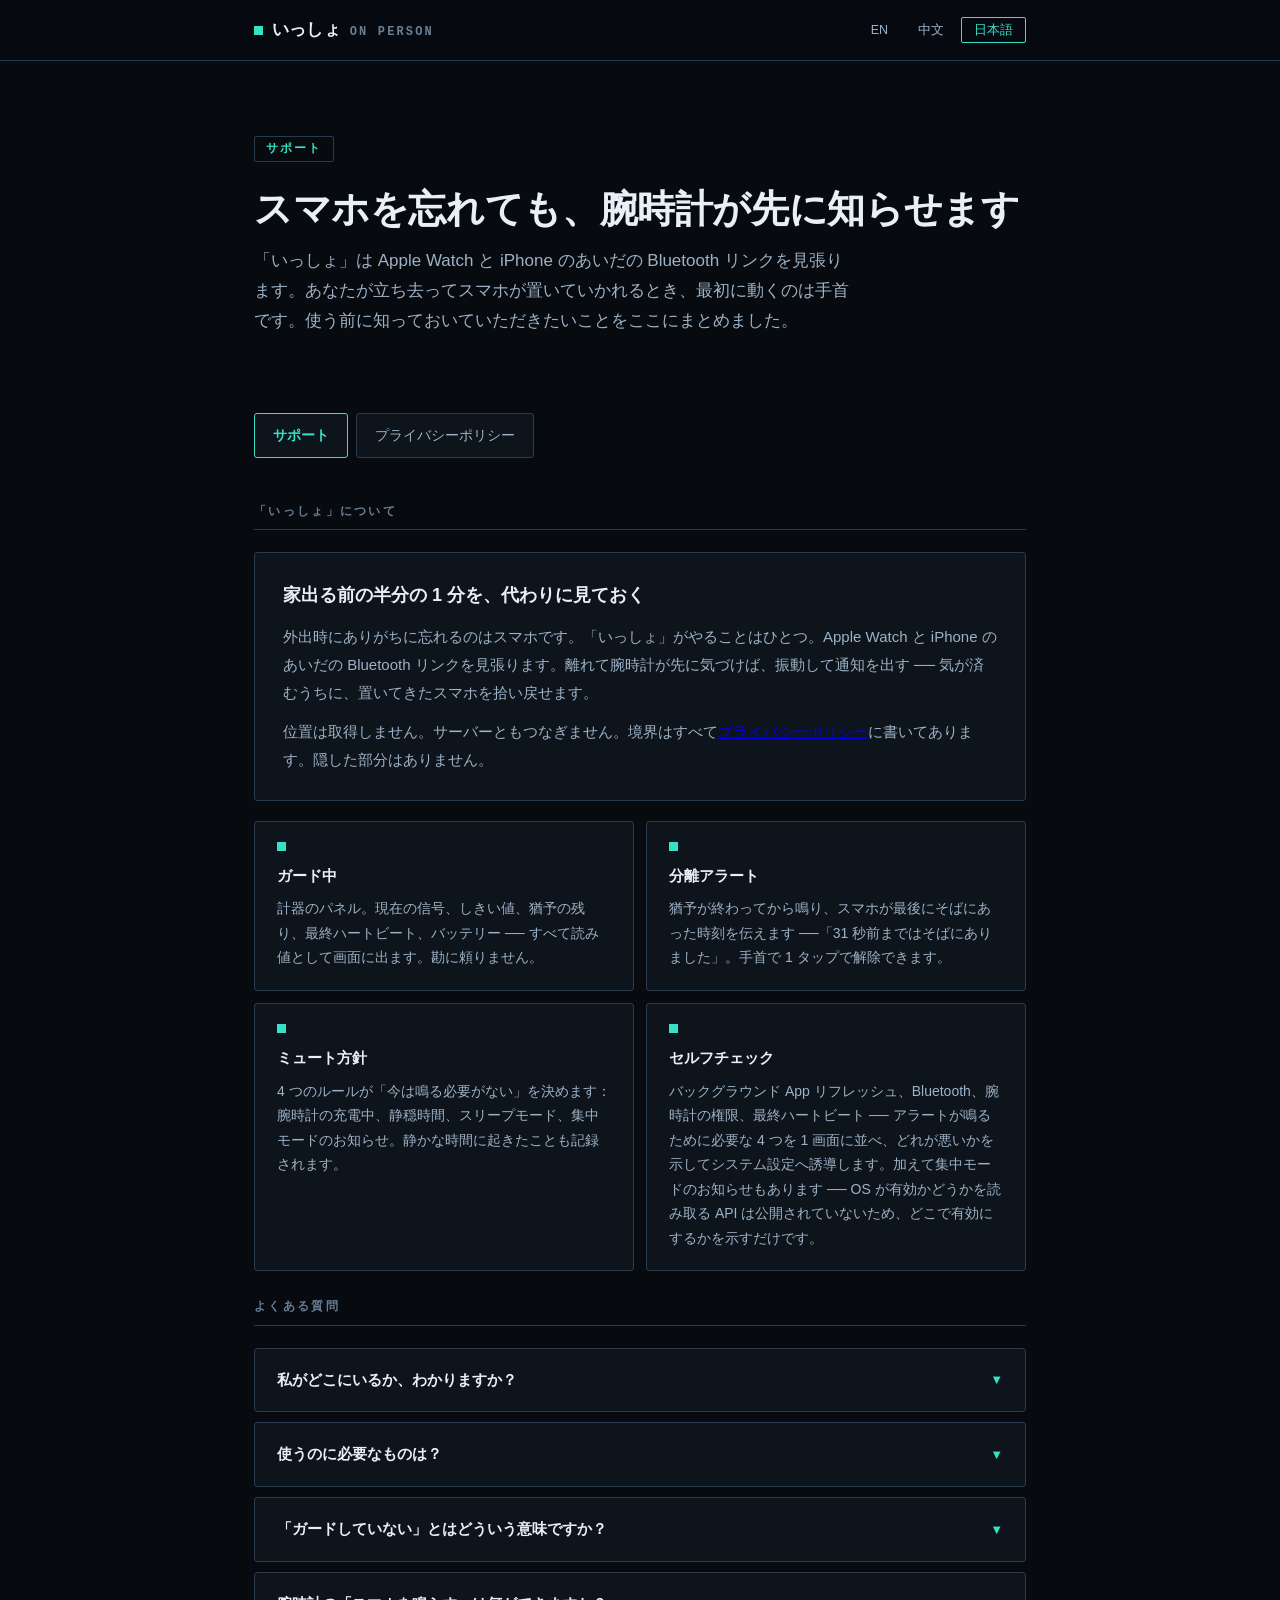
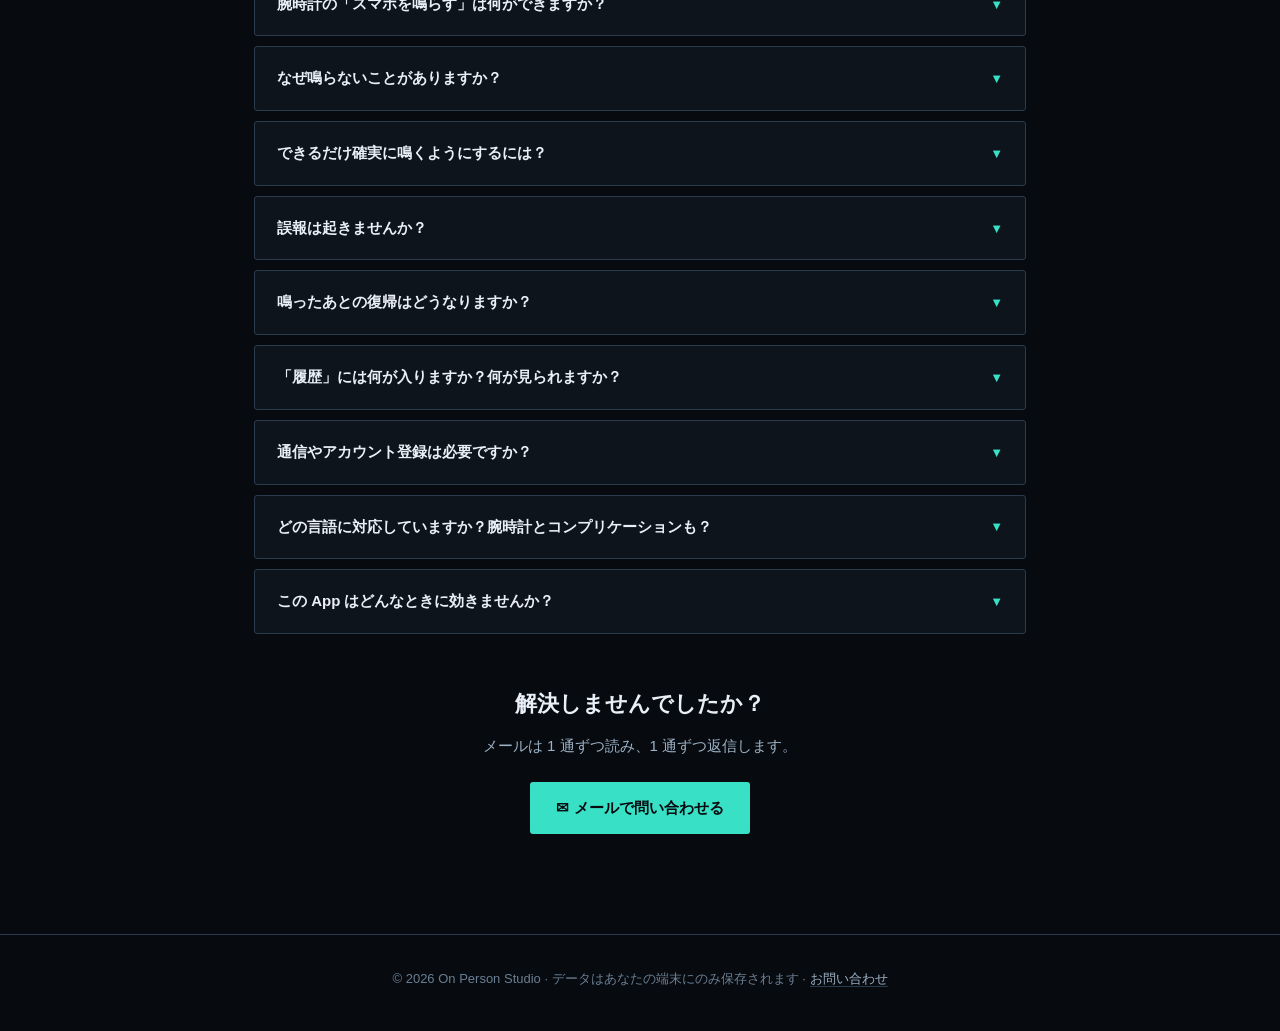
<file: ja/support.html>
<!DOCTYPE html>
<html lang="ja">
<head>
  <meta charset="UTF-8">
  <meta name="viewport" content="width=device-width, initial-scale=1.0">
  <meta name="description" content="いっしょ · サポート ── スマホを忘れても、腕時計が先に知らせます。よくある質問、接続セルフチェック、鳴らないとき、誤報しない理由。">
  <title>サポート — いっしょ</title>
  <link rel="stylesheet" href="../css/style.css">
</head>
<body>

<header>
  <div class="container">
    <a href="support.html" class="logo"><span class="mark"></span>いっしょ<span class="latin">On Person</span></a>
    <nav class="lang-switch">
      <a href="../en/support.html">EN</a>
      <a href="../zh/support.html">中文</a>
      <a href="#" class="active">日本語</a>
    </nav>
  </div>
</header>

<main>
  <div class="container">

    <div class="hero">
      <span class="badge">サポート</span>
      <h1>スマホを忘れても、腕時計が先に知らせます</h1>
      <p>「いっしょ」は Apple Watch と iPhone のあいだの Bluetooth リンクを見張ります。あなたが立ち去ってスマホが置いていかれるとき、最初に動くのは手首です。使う前に知っておいていただきたいことをここにまとめました。</p>
    </div>

    <nav class="nav-pills">
      <a href="#" class="active">サポート</a>
      <a href="privacy.html">プライバシーポリシー</a>
    </nav>

    <section>

      <p class="section-title">「いっしょ」について</p>
      <div class="article">
        <h2>家出る前の半分の 1 分を、代わりに見ておく</h2>
        <p>外出時にありがちに忘れるのはスマホです。「いっしょ」がやることはひとつ。Apple Watch と iPhone のあいだの Bluetooth リンクを見張ります。離れて腕時計が先に気づけば、振動して通知を出す ── 気が済むうちに、置いてきたスマホを拾い戻せます。</p>
        <p>位置は取得しません。サーバーともつなぎません。境界はすべて<a href="privacy.html">プライバシーポリシー</a>に書いてあります。隠した部分はありません。</p>
      </div>

      <div class="features-grid">

        <div class="feature-card">
          <span class="mark"></span>
          <h3>ガード中</h3>
          <p>計器のパネル。現在の信号、しきい値、猶予の残り、最終ハートビート、バッテリー ── すべて読み値として画面に出ます。勘に頼りません。</p>
        </div>

        <div class="feature-card">
          <span class="mark"></span>
          <h3>分離アラート</h3>
          <p>猶予が終わってから鳴り、スマホが最後にそばにあった時刻を伝えます ──「31 秒前まではそばにありました」。手首で 1 タップで解除できます。</p>
        </div>

        <div class="feature-card">
          <span class="mark"></span>
          <h3>ミュート方針</h3>
          <p>4 つのルールが「今は鳴る必要がない」を決めます：腕時計の充電中、静穏時間、スリープモード、集中モードのお知らせ。静かな時間に起きたことも記録されます。</p>
        </div>

        <div class="feature-card">
          <span class="mark"></span>
          <h3>セルフチェック</h3>
          <p>バックグラウンド App リフレッシュ、Bluetooth、腕時計の権限、最終ハートビート ── アラートが鳴るために必要な 4 つを 1 画面に並べ、どれが悪いかを示してシステム設定へ誘導します。加えて集中モードのお知らせもあります ── OS が有効かどうかを読み取る API は公開されていないため、どこで有効にするかを示すだけです。</p>
        </div>

      </div>

      <p class="section-title">よくある質問</p>

      <details class="faq-item">
        <summary>
          私がどこにいるか、わかりますか？
          <span class="arrow">▼</span>
        </summary>
        <div class="answer">
          わかりませんし、わかるつもりもありません。App が読む信号強度（RSSI）は無線の数値で、「向こうがまだ応えるか」には答えられても、「向こうがどこにあるか」には答えられません。位置権限は要求せず、座標への換算もせず、位置履歴も残しません ── このカテゴリー常见的「位置トラッキング」は App に存在しません。
        </div>
      </details>

      <details class="faq-item">
        <summary>
          使うのに必要なものは？
          <span class="arrow">▼</span>
        </summary>
        <div class="answer">
          iPhone と、ペアリング済みの Apple Watch。それだけです ── アカウントもサブスクも接続するサーバーも要りません。腕時計側は初回起動時に 1 度だけ通知の許可を尋ねます。断っても他の機能には影響せず、手首に通知が出るだけになりません。
        </div>
      </details>

      <details class="faq-item">
        <summary>
          「ガードしていない」とはどういう意味ですか？
          <span class="arrow">▼</span>
        </summary>
        <div class="answer">
          Bluetooth がつながっていない状態です ── Bluetooth の権限を拒否した、システムBluetooth が切れている、この端末に Bluetooth がない、いずれかです。信号強度を一度も読み取れていないなら「離れてしまった」という証拠が無いので、「スマホ置いて行った」とは誤報しません。そのまま「Bluetooth が未接続です。ガードできません」と表示します。システムBluetooth を戻すと、ガードに戻ります。
        </div>
      </details>

      <details class="faq-item">
        <summary>
          腕時計の「スマホを鳴らす」は何ができますか？
          <span class="arrow">▼</span>
        </summary>
        <div class="answer">
          <strong>スマホ</strong>から音を出します。腕時計では音を出せないので、腕時計のボタンがスマホに「鳴らして」と伝えます。
          <br><br>
          一度きりではなく<strong>鳴り続けます</strong>。スマホを取りに行く途中に気づいてほしいからです。止めるのも同じボタン ── 「スマホを鳴らす」が赤い「着信を止める」に変わり、1 回押すと止まります。
          <br><br>
          3 つの注意点：① 音はスマホから出るため、スマホのそばで聴いている必要があります。② 制御が効かなくなるのを避けるため、<strong>最長 5 分</strong>で自動的に止まります。③ <strong>位置を取得することも、スマホのどちらの方向にあるかを知らせることもありません</strong> ── 伝えるのは「スマホが鳴った」だけです。
        </div>
      </details>

      <details class="faq-item">
        <summary>
          なぜ鳴らないことがありますか？
          <span class="arrow">▼</span>
        </summary>
        <div class="answer">
          故障ではありません。理由は 4 つあります。
          <br><br>
          ① <strong>OS の集中モード</strong>（おやすみ / 睡眠 / 仕事）が通常の通知を保留します。有効かどうかを読み取る API は公開されていないため、必ず届くとはお約束できません。
          <br><br>
          ② <strong>バックグラウンドの予算</strong>。OS が腕時計を起こす回数は限られていて（おおよそ 10〜15 分ごと）、画面オフのあいだに本物の分離を確認するのに数分かかることがあります。
          <br><br>
          ③ <strong>ミュートルールが効いている</strong>：腕時計の充電中、静穏時間、スリープモード ── このときは記録だけして起こしません。
          <br><br>
          ④ <strong>まだ猶予の中</strong>。信号が弱くなっても、まず猶予のあいだに戻れば何もおきません。
          <br><br>
          どれに当たっているかは、App の「接続セルフチェック」が直接教えてくれます。
        </div>
      </details>

      <details class="faq-item">
        <summary>
          できるだけ確実に鳴くようにするには？
          <span class="arrow">▼</span>
        </summary>
        <div class="answer">
          3 つ。App の「接続セルフチェック」が 1 つずつ確認します。
          <br><br>
          ① システム設定 › 通知 › いっしょ で<strong>「時間敏感」</strong>を有効にする。これがないと集中モードを貫通できません。
          <br><br>
          ② <strong>バックグラウンド App リフレッシュ</strong>をオンにしておく（システム設定 › 一般 › バックグラウンド App リフレッシュ）。
          <br><br>
          ③ <strong>腕時計が iPhone と繋がっている</strong>こと、電池が足りていること。
          <br><br>
          それでも静かなら、それは故障ではなくミュートルールです。
        </div>
      </details>

      <details class="faq-item">
        <summary>
          誤報は起きませんか？
          <span class="arrow">▼</span>
        </summary>
        <div class="answer">
          関門が 2 つあります。ひとつは<strong>猶予時間</strong> ── 信号が弱くなってから待つ期間（既定 30 秒）で、そのあいだに戻れば何もおきません。もうひとつは<strong>しきい値</strong> ── 既定 −72 dBm で、信号が実際に弱くなって分離として扱われます。どちらも設定で変えられます。
          <br><br>
          さらに、分離＝「切れた瞬間に報」は ありません。バックグラウンドでは信号が実際に弱い場合だけが分離で、放送が聞こえないこと自体は分離になりません（バックグラウンドでは OS が腕時計自身のスキャンを保留することがあります）。
        </div>
      </details>

      <details class="faq-item">
        <summary>
          鳴ったあとの復帰はどうなりますか？
          <span class="arrow">▼</span>
        </summary>
        <div class="answer">
          2 つあり、どちらもスマホを取り出す必要がありません。
          <br><br>
          ① スマホのもとに戻った ── 手首で「戻った」をタップすればすぐ解除。「3 分間ガードを続ける」で猶予もリセットできます。
          <br><br>
          ② そのままにした ── 腕時計が<strong>自動で再接続</strong>し、その自動復帰を履歴に残します。「鳴った」だけでなく「回復した」が見えるのはこのためです。
        </div>
      </details>

      <details class="faq-item">
        <summary>
          「履歴」には何が入りますか？何が見られますか？
          <span class="arrow">▼</span>
        </summary>
        <div class="answer">
          1 件につき 4 つです。ランダムな ID、時刻、イベント種別、短い補足。イベント種別は 9 種類（信号弱・猶予へ、猶予終了でアラート、静穏期間中の記録、自動で再接続成功、スマホのそばに戻った、ガードを続ける、ガード開始、ガード停止、スマホを鳴らす）。
          <br><br>
          <strong>位置も、信号の履歴も、広告識別子もありません。</strong>最大 50 件で古いものから押し出され、いつでも消せます。
        </div>
      </details>

      <details class="faq-item">
        <summary>
          通信やアカウント登録は必要ですか？
          <span class="arrow">▼</span>
        </summary>
        <div class="answer">
          どちらも要りません。アカウントもサーバーもなく、App のコードにはネットワーク通信が一切なく、解析 SDK・クラッシュ報告・広告 SDK も組み込まれていません。唯一の外部との通信は App Store の購入と復元で、これはすべて Apple のフレームワークが行います。
        </div>
      </details>

      <details class="faq-item">
        <summary>
          どの言語に対応していますか？腕時計とコンプリケーションも？
          <span class="arrow">▼</span>
        </summary>
        <div class="answer">
          中文・English・日本語の 3 言語。App の「設定 › 言語」で選びます。
          <br><br>
          選ぶと<strong>すぐに反映</strong>され、腕時計とコンプリケーションも一緒に切り替わります。言語設定は WatchConnectivity で腕時計に送られるので、腕時計側で設定し直す必要はありません。
        </div>
      </details>

      <details class="faq-item">
        <summary>
          この App はどんなときに効きませんか？
          <span class="arrow">▼</span>
        </summary>
        <div class="answer">
          頼る前に、できることとできないことを先に書いておきます。
          <br><br>
          · バックグラウンドのスキャンは 1 日に約 5 回だけです。終日じゅうの監視ではありません。
          <br>
          · アラートはおよそ 4 分間に 5 回まで。watchOS は App がバックグラウンドで振動し続けることを認めていません。
          <br>
          · 判定できるのは OS の Bluetooth リンクの状態だけです。切断の正確な時刻は保証できません。
          <br>
          · OS の集中モードは通知を保留します。有効かどうかを読み取る API は公開されていません。
          <br>
          · 画面オフの間、本物の分離の確認には数分かかることがあります。
          <br><br>
          全文は App 内の「プライバシーと境界」と<a href="privacy.html">プライバシーポリシー</a>にあります。
        </div>
      </details>

      <div class="contact-section">
        <h2>解決しませんでしたか？</h2>
        <p>メールは 1 通ずつ読み、1 通ずつ返信します。</p>
        <a href="mailto:peer2peer.wang@gmail.com" class="contact-btn">✉ メールで問い合わせる</a>
      </div>

    </section>

  </div>
</main>

<footer>
  <div class="container">
    <p>© 2026 On Person Studio · データはあなたの端末にのみ保存されます · <a href="mailto:peer2peer.wang@gmail.com">お問い合わせ</a></p>
  </div>
</footer>

</body>
</html>
</file>
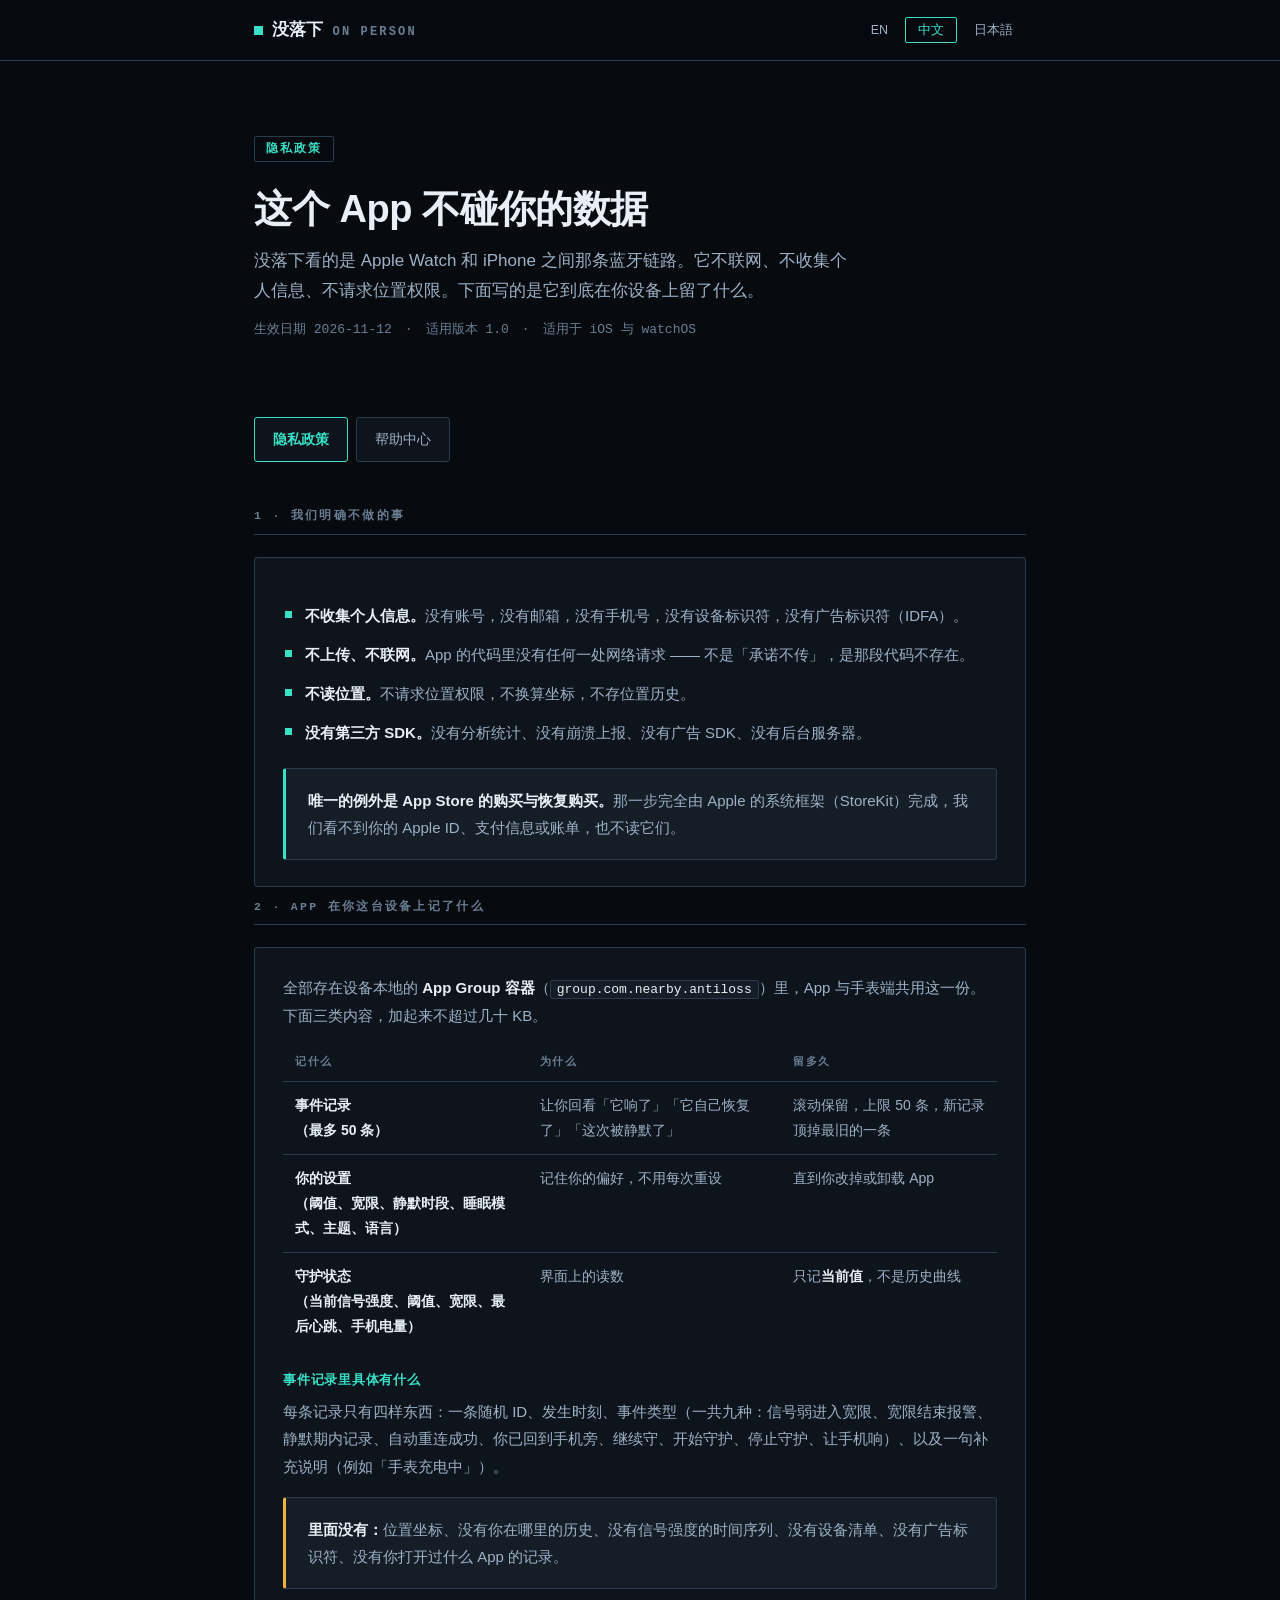
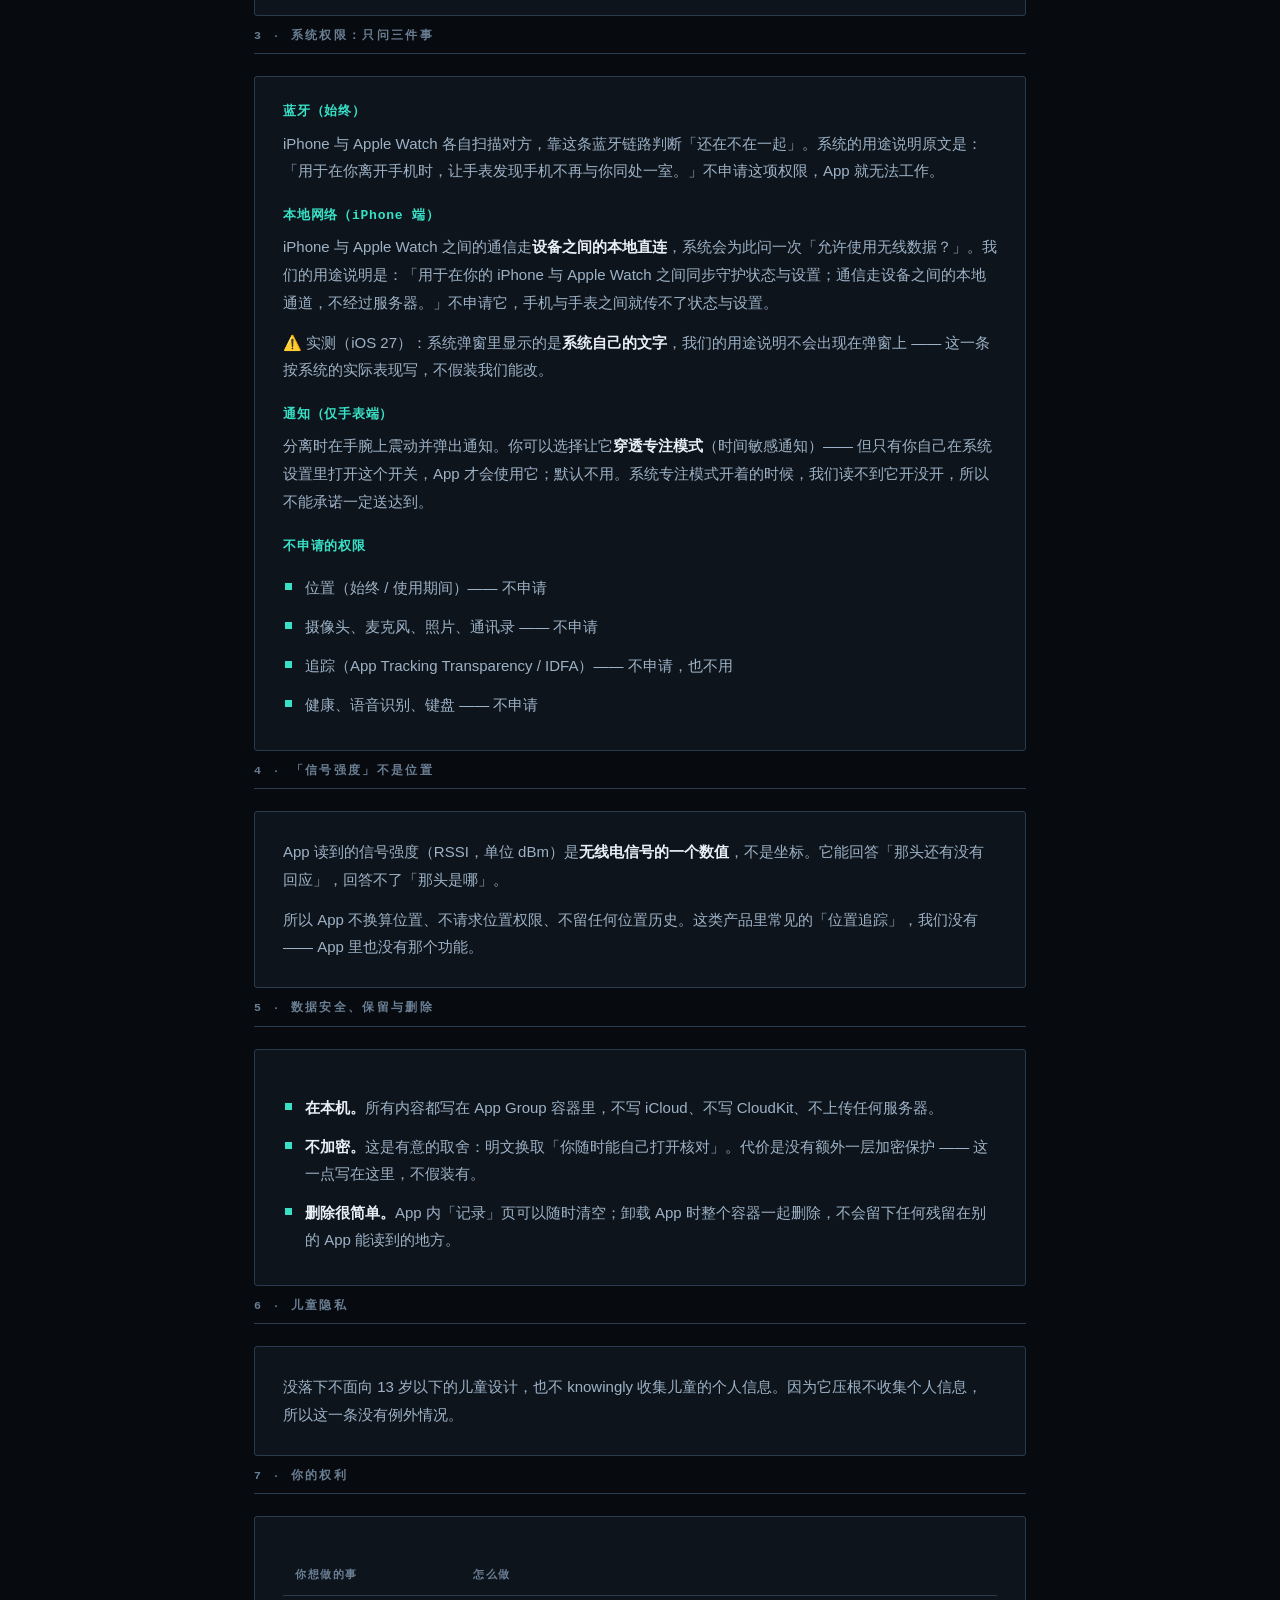
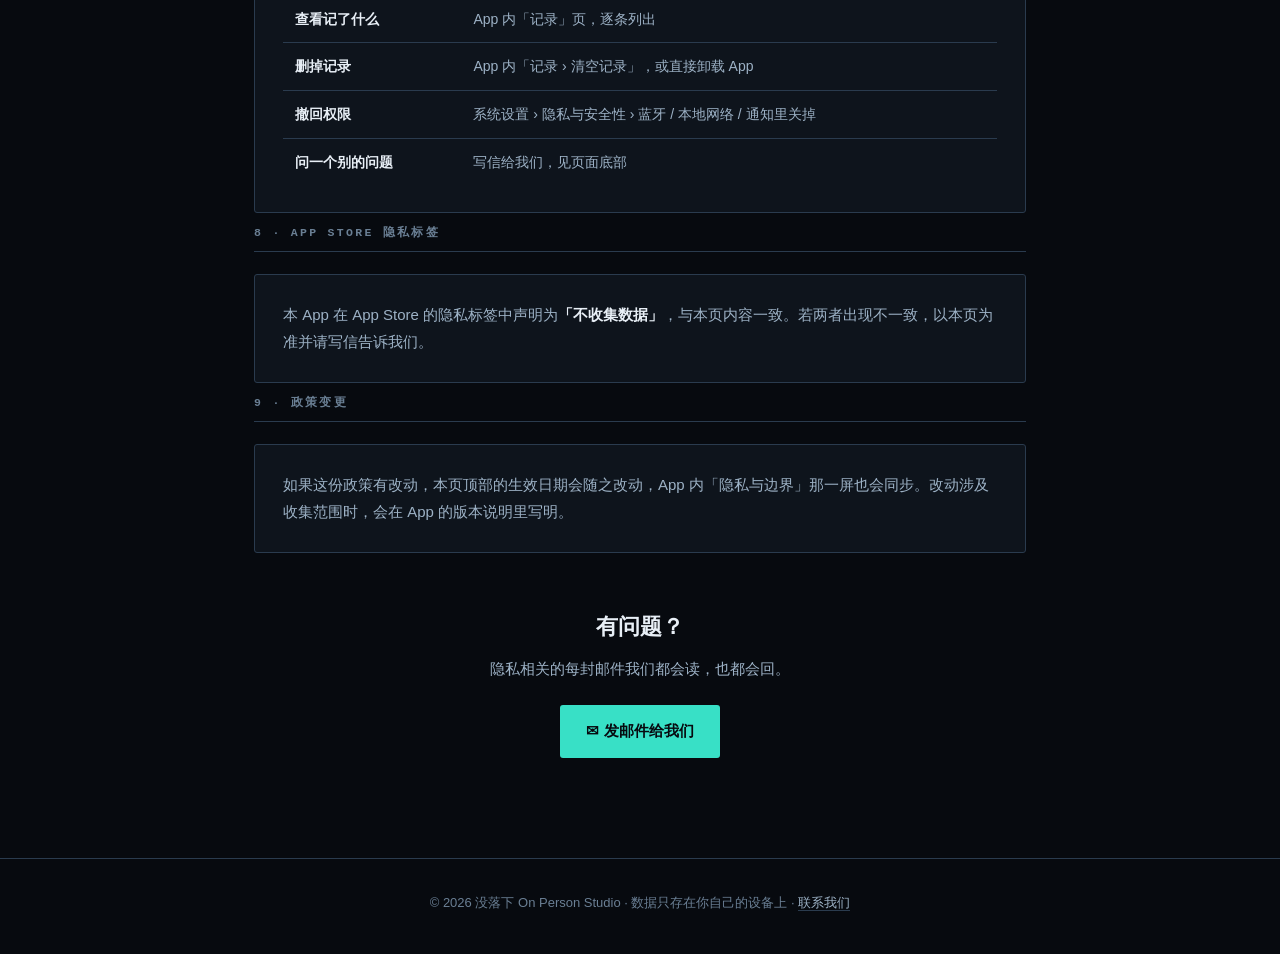
<file: zh/privacy.html>
<!DOCTYPE html>
<html lang="zh-Hans">
<head>
  <meta charset="UTF-8">
  <meta name="viewport" content="width=device-width, initial-scale=1.0">
  <meta name="description" content="没落下 · 隐私政策 —— 不收集、不上传、不联网。App 不请求位置权限，事件记录只存在这台设备上，最多 50 条。">
  <title>隐私政策 — 没落下</title>
  <link rel="stylesheet" href="../css/style.css">
</head>
<body>

<header>
  <div class="container">
    <a href="support.html" class="logo"><span class="mark"></span>没落下<span class="latin">On Person</span></a>
    <nav class="lang-switch">
      <a href="../en/privacy.html">EN</a>
      <a href="#" class="active">中文</a>
      <a href="../ja/privacy.html">日本語</a>
    </nav>
  </div>
</header>

<main>
  <div class="container">

    <div class="hero">
      <span class="badge">隐私政策</span>
      <h1>这个 App 不碰你的数据</h1>
      <p>没落下看的是 Apple Watch 和 iPhone 之间那条蓝牙链路。它不联网、不收集个人信息、不请求位置权限。下面写的是它到底在你设备上留了什么。</p>
      <p class="updated">生效日期 2026-11-12　·　适用版本 1.0　·　适用于 iOS 与 watchOS</p>
    </div>

    <nav class="nav-pills">
      <a href="privacy.html" class="active">隐私政策</a>
      <a href="support.html">帮助中心</a>
    </nav>

    <section>

      <p class="section-title">1 · 我们明确不做的事</p>
      <div class="article">
        <ul>
          <li><strong>不收集个人信息。</strong>没有账号，没有邮箱，没有手机号，没有设备标识符，没有广告标识符（IDFA）。</li>
          <li><strong>不上传、不联网。</strong>App 的代码里没有任何一处网络请求 —— 不是「承诺不传」，是那段代码不存在。</li>
          <li><strong>不读位置。</strong>不请求位置权限，不换算坐标，不存位置历史。</li>
          <li><strong>没有第三方 SDK。</strong>没有分析统计、没有崩溃上报、没有广告 SDK、没有后台服务器。</li>
        </ul>
        <div class="note-box">
          <strong>唯一的例外是 App Store 的购买与恢复购买。</strong>那一步完全由 Apple 的系统框架（StoreKit）完成，我们看不到你的 Apple ID、支付信息或账单，也不读它们。
        </div>
      </div>

      <p class="section-title">2 · App 在你这台设备上记了什么</p>
      <div class="article">
        <p>全部存在设备本地的 <strong>App Group 容器</strong>（<code>group.com.nearby.antiloss</code>）里，App 与手表端共用这一份。下面三类内容，加起来不超过几十 KB。</p>
        <table class="data-table">
          <thead>
            <tr><th>记什么</th><th>为什么</th><th>留多久</th></tr>
          </thead>
          <tbody>
            <tr>
              <td>事件记录<br>（最多 50 条）</td>
              <td>让你回看「它响了」「它自己恢复了」「这次被静默了」</td>
              <td>滚动保留，上限 50 条，新记录顶掉最旧的一条</td>
            </tr>
            <tr>
              <td>你的设置<br>（阈值、宽限、静默时段、睡眠模式、主题、语言）</td>
              <td>记住你的偏好，不用每次重设</td>
              <td>直到你改掉或卸载 App</td>
            </tr>
            <tr>
              <td>守护状态<br>（当前信号强度、阈值、宽限、最后心跳、手机电量）</td>
              <td>界面上的读数</td>
              <td>只记<strong>当前值</strong>，不是历史曲线</td>
            </tr>
          </tbody>
        </table>
        <h3>事件记录里具体有什么</h3>
        <p>每条记录只有四样东西：一条随机 ID、发生时刻、事件类型（一共九种：信号弱进入宽限、宽限结束报警、静默期内记录、自动重连成功、你已回到手机旁、继续守、开始守护、停止守护、让手机响）、以及一句补充说明（例如「手表充电中」）。</p>
        <div class="note-box warn">
          <strong>里面没有：</strong>位置坐标、没有你在哪里的历史、没有信号强度的时间序列、没有设备清单、没有广告标识符、没有你打开过什么 App 的记录。
        </div>
      </div>

      <p class="section-title">3 · 系统权限：只问三件事</p>
      <div class="article">
        <h3>蓝牙（始终）</h3>
        <p>iPhone 与 Apple Watch 各自扫描对方，靠这条蓝牙链路判断「还在不在一起」。系统的用途说明原文是：「用于在你离开手机时，让手表发现手机不再与你同处一室。」不申请这项权限，App 就无法工作。</p>
        <h3>本地网络（iPhone 端）</h3>
        <p>iPhone 与 Apple Watch 之间的通信走<strong>设备之间的本地直连</strong>，系统会为此问一次「允许使用无线数据？」。我们的用途说明是：「用于在你的 iPhone 与 Apple Watch 之间同步守护状态与设置；通信走设备之间的本地通道，不经过服务器。」不申请它，手机与手表之间就传不了状态与设置。</p>
        <p>⚠️ 实测（iOS 27）：系统弹窗里显示的是<strong>系统自己的文字</strong>，我们的用途说明不会出现在弹窗上 —— 这一条按系统的实际表现写，不假装我们能改。</p>
        <h3>通知（仅手表端）</h3>
        <p>分离时在手腕上震动并弹出通知。你可以选择让它<strong>穿透专注模式</strong>（时间敏感通知）—— 但只有你自己在系统设置里打开这个开关，App 才会使用它；默认不用。系统专注模式开着的时候，我们读不到它开没开，所以不能承诺一定送达到。</p>
        <h3>不申请的权限</h3>
        <ul>
          <li>位置（始终 / 使用期间）—— 不申请</li>
          <li>摄像头、麦克风、照片、通讯录 —— 不申请</li>
          <li>追踪（App Tracking Transparency / IDFA）—— 不申请，也不用</li>
          <li>健康、语音识别、键盘 —— 不申请</li>
        </ul>
      </div>

      <p class="section-title">4 · 「信号强度」不是位置</p>
      <div class="article">
        <p>App 读到的信号强度（RSSI，单位 dBm）是<strong>无线电信号的一个数值</strong>，不是坐标。它能回答「那头还有没有回应」，回答不了「那头是哪」。</p>
        <p>所以 App 不换算位置、不请求位置权限、不留任何位置历史。这类产品里常见的「位置追踪」，我们没有 —— App 里也没有那个功能。</p>
      </div>

      <p class="section-title">5 · 数据安全、保留与删除</p>
      <div class="article">
        <ul>
          <li><strong>在本机。</strong>所有内容都写在 App Group 容器里，不写 iCloud、不写 CloudKit、不上传任何服务器。</li>
          <li><strong>不加密。</strong>这是有意的取舍：明文换取「你随时能自己打开核对」。代价是没有额外一层加密保护 —— 这一点写在这里，不假装有。</li>
          <li><strong>删除很简单。</strong>App 内「记录」页可以随时清空；卸载 App 时整个容器一起删除，不会留下任何残留在别的 App 能读到的地方。</li>
        </ul>
      </div>

      <p class="section-title">6 · 儿童隐私</p>
      <div class="article">
        <p>没落下不面向 13 岁以下的儿童设计，也不 knowingly 收集儿童的个人信息。因为它压根不收集个人信息，所以这一条没有例外情况。</p>
      </div>

      <p class="section-title">7 · 你的权利</p>
      <div class="article">
        <table class="data-table">
          <thead>
            <tr><th>你想做的事</th><th>怎么做</th></tr>
          </thead>
          <tbody>
            <tr><td>查看记了什么</td><td>App 内「记录」页，逐条列出</td></tr>
            <tr><td>删掉记录</td><td>App 内「记录 › 清空记录」，或直接卸载 App</td></tr>
            <tr><td>撤回权限</td><td>系统设置 › 隐私与安全性 › 蓝牙 / 本地网络 / 通知里关掉</td></tr>
            <tr><td>问一个别的问题</td><td>写信给我们，见页面底部</td></tr>
          </tbody>
        </table>
      </div>

      <p class="section-title">8 · App Store 隐私标签</p>
      <div class="article">
        <p>本 App 在 App Store 的隐私标签中声明为<strong>「不收集数据」</strong>，与本页内容一致。若两者出现不一致，以本页为准并请写信告诉我们。</p>
      </div>

      <p class="section-title">9 · 政策变更</p>
      <div class="article">
        <p>如果这份政策有改动，本页顶部的生效日期会随之改动，App 内「隐私与边界」那一屏也会同步。改动涉及收集范围时，会在 App 的版本说明里写明。</p>
      </div>

      <div class="divider"></div>

      <div class="contact-section">
        <h2>有问题？</h2>
        <p>隐私相关的每封邮件我们都会读，也都会回。</p>
        <a href="mailto:peer2peer.wang@gmail.com" class="contact-btn">✉ 发邮件给我们</a>
      </div>

    </section>

  </div>
</main>

<footer>
  <div class="container">
    <p>© 2026 没落下 On Person Studio · 数据只存在你自己的设备上 · <a href="mailto:peer2peer.wang@gmail.com">联系我们</a></p>
  </div>
</footer>

</body>
</html>
</file>
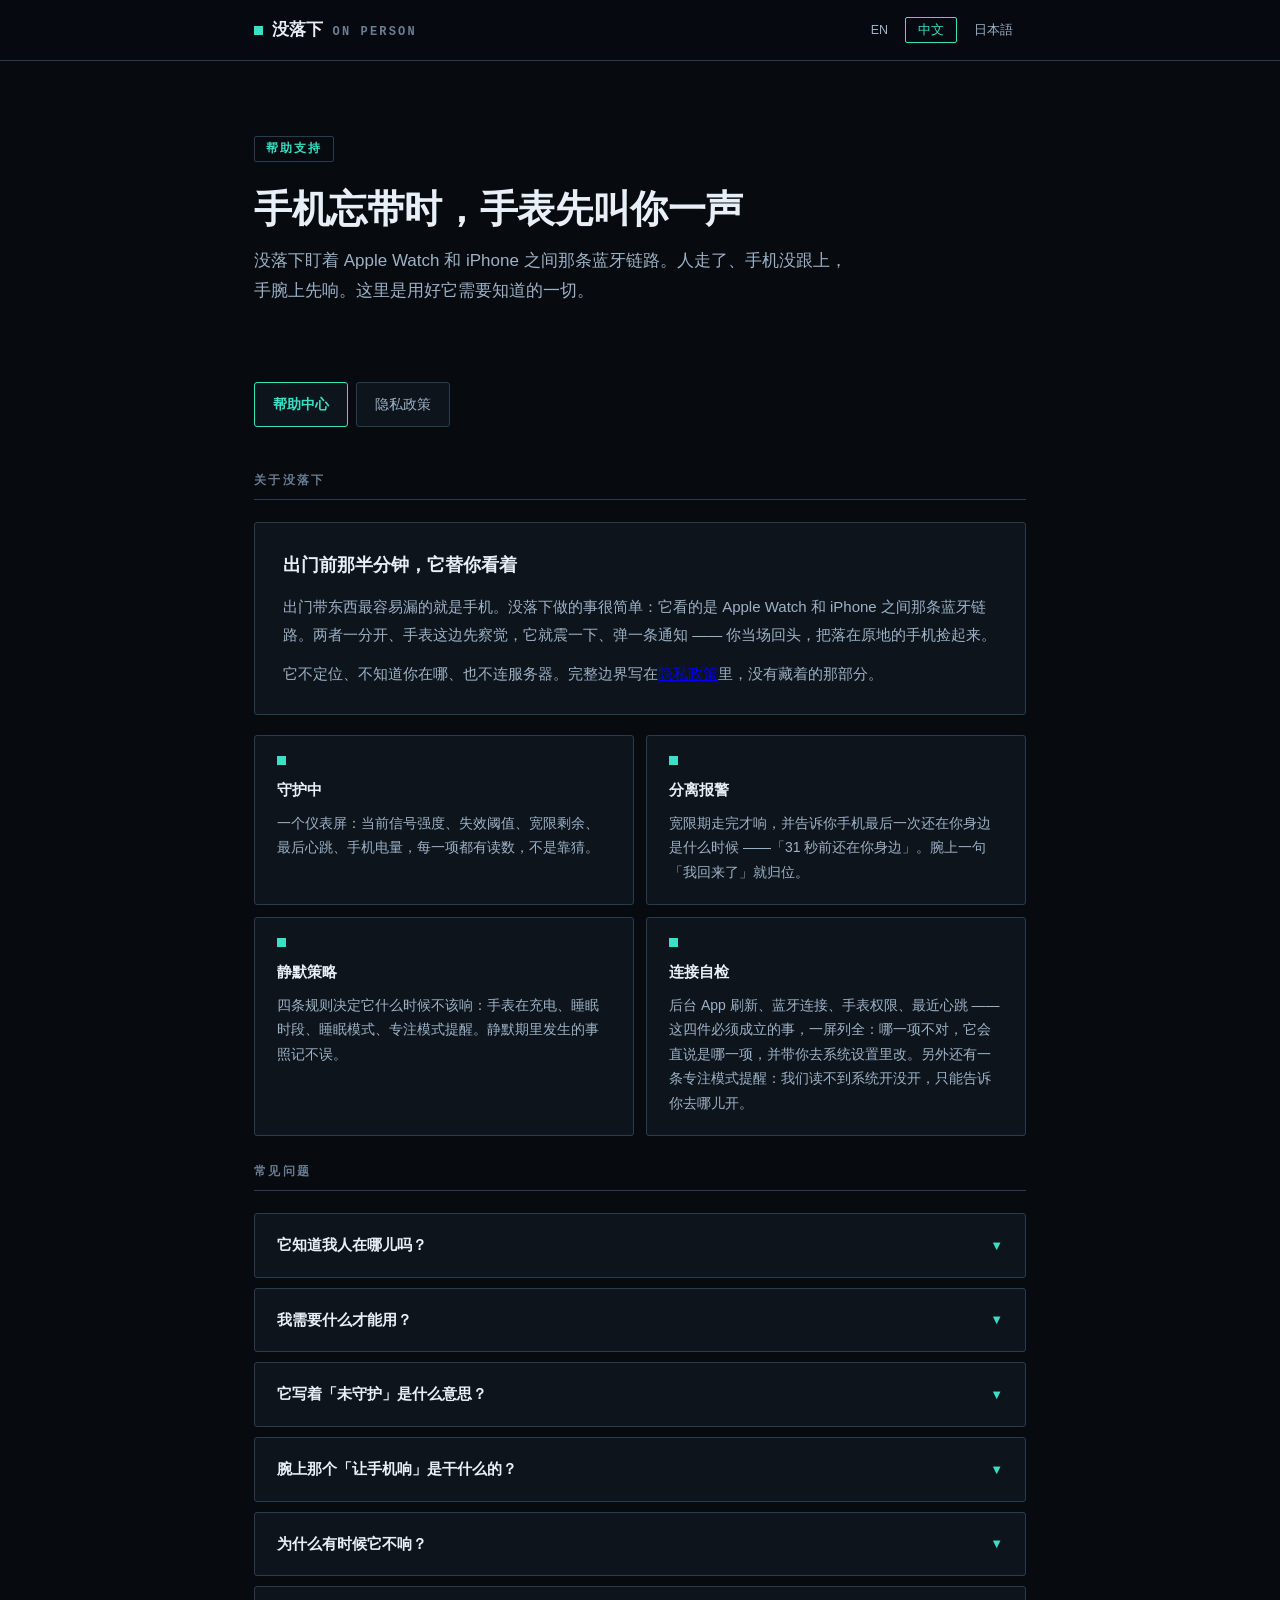
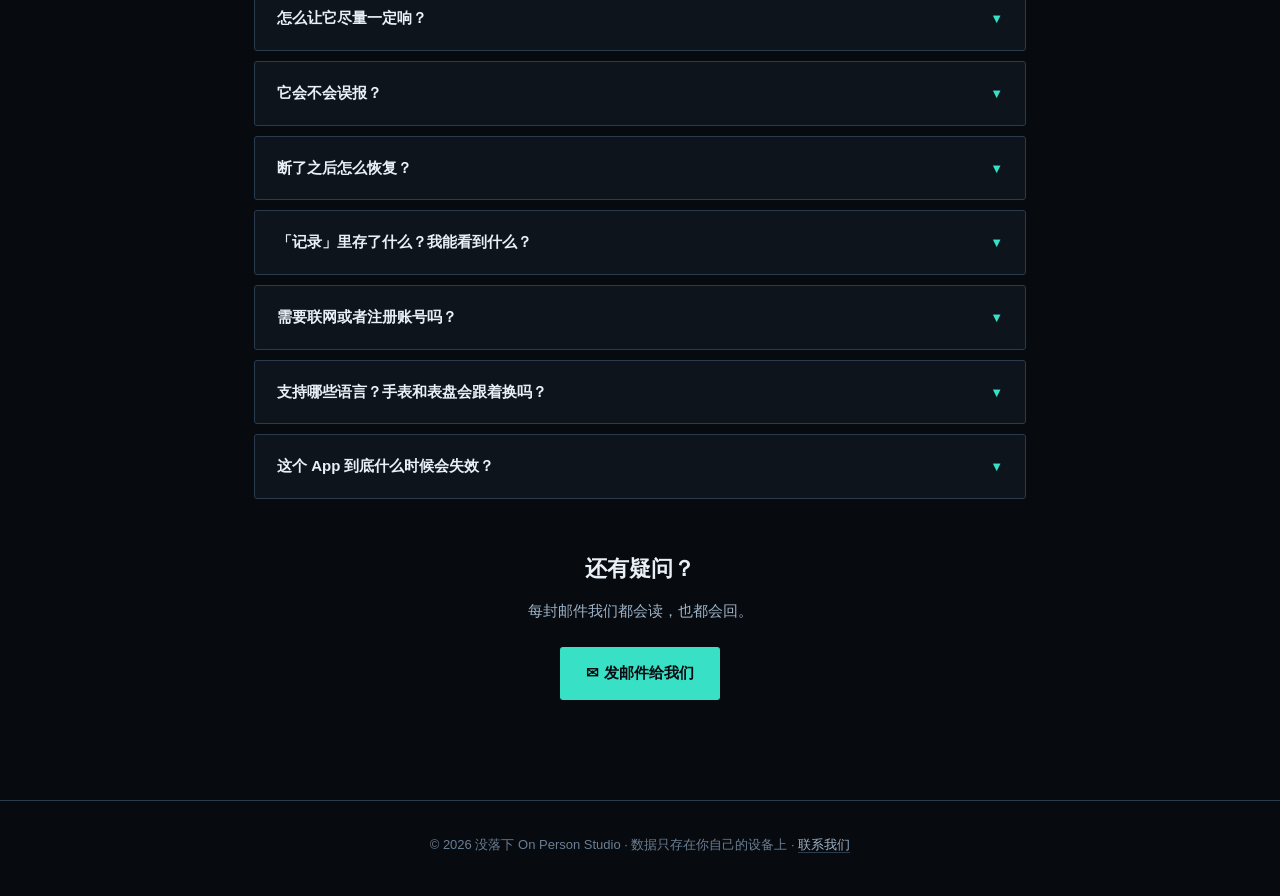
<file: zh/support.html>
<!DOCTYPE html>
<html lang="zh-Hans">
<head>
  <meta charset="UTF-8">
  <meta name="viewport" content="width=device-width, initial-scale=1.0">
  <meta name="description" content="没落下 · 帮助中心 —— 手机忘带时，手表先叫你一声。常见问题、连接自检、什么时候会不响、以及为什么不会误报。">
  <title>帮助中心 — 没落下</title>
  <link rel="stylesheet" href="../css/style.css">
</head>
<body>

<header>
  <div class="container">
    <a href="support.html" class="logo"><span class="mark"></span>没落下<span class="latin">On Person</span></a>
    <nav class="lang-switch">
      <a href="../en/support.html">EN</a>
      <a href="#" class="active">中文</a>
      <a href="../ja/support.html">日本語</a>
    </nav>
  </div>
</header>

<main>
  <div class="container">

    <div class="hero">
      <span class="badge">帮助支持</span>
      <h1>手机忘带时，手表先叫你一声</h1>
      <p>没落下盯着 Apple Watch 和 iPhone 之间那条蓝牙链路。人走了、手机没跟上，手腕上先响。这里是用好它需要知道的一切。</p>
    </div>

    <nav class="nav-pills">
      <a href="#" class="active">帮助中心</a>
      <a href="privacy.html">隐私政策</a>
    </nav>

    <section>

      <p class="section-title">关于没落下</p>
      <div class="article">
        <h2>出门前那半分钟，它替你看着</h2>
        <p>出门带东西最容易漏的就是手机。没落下做的事很简单：它看的是 Apple Watch 和 iPhone 之间那条蓝牙链路。两者一分开、手表这边先察觉，它就震一下、弹一条通知 —— 你当场回头，把落在原地的手机捡起来。</p>
        <p>它不定位、不知道你在哪、也不连服务器。完整边界写在<a href="privacy.html">隐私政策</a>里，没有藏着的那部分。</p>
      </div>

      <div class="features-grid">

        <div class="feature-card">
          <span class="mark"></span>
          <h3>守护中</h3>
          <p>一个仪表屏：当前信号强度、失效阈值、宽限剩余、最后心跳、手机电量，每一项都有读数，不是靠猜。</p>
        </div>

        <div class="feature-card">
          <span class="mark"></span>
          <h3>分离报警</h3>
          <p>宽限期走完才响，并告诉你手机最后一次还在你身边是什么时候 ——「31 秒前还在你身边」。腕上一句「我回来了」就归位。</p>
        </div>

        <div class="feature-card">
          <span class="mark"></span>
          <h3>静默策略</h3>
          <p>四条规则决定它什么时候不该响：手表在充电、睡眠时段、睡眠模式、专注模式提醒。静默期里发生的事照记不误。</p>
        </div>

        <div class="feature-card">
          <span class="mark"></span>
          <h3>连接自检</h3>
          <p>后台 App 刷新、蓝牙连接、手表权限、最近心跳 —— 这四件必须成立的事，一屏列全：哪一项不对，它会直说是哪一项，并带你去系统设置里改。另外还有一条专注模式提醒：我们读不到系统开没开，只能告诉你去哪儿开。</p>
        </div>

      </div>

      <p class="section-title">常见问题</p>

      <details class="faq-item">
        <summary>
          它知道我人在哪儿吗？
          <span class="arrow">▼</span>
        </summary>
        <div class="answer">
          不知道，也不想知道。App 读到的信号强度（RSSI）是一个无线电数值，能回答「那头还有没有回应」，回答不了「那头是哪」。它不请求位置权限、不换算坐标、不存位置历史 —— 这类 App 常见的「位置追踪」功能，我们没有。
        </div>
      </details>

      <details class="faq-item">
        <summary>
          我需要什么才能用？
          <span class="arrow">▼</span>
        </summary>
        <div class="answer">
          一台 iPhone 和一只已经配对好的 Apple Watch。就这两样 —— 不需要账号、不需要订阅、不需要连接任何服务器。手表端第一次打开时会问一次通知权限，那是唯一一次询问；拒绝也不影响其他功能，只是腕上不会弹通知。
        </div>
      </details>

      <details class="faq-item">
        <summary>
          它写着「未守护」是什么意思？
          <span class="arrow">▼</span>
        </summary>
        <div class="answer">
          蓝牙没连上 —— 你拒绝了蓝牙权限、系统蓝牙关着，或者这台设备压根没有蓝牙。拿不到信号读数就没有「你走开了」的证据，所以它不会误报「手机没跟你上」；它会直说：蓝牙未连接，无法守护。把系统蓝牙打开，它就回到守护中。
        </div>
      </details>

      <details class="faq-item">
        <summary>
          腕上那个「让手机响」是干什么的？
          <span class="arrow">▼</span>
        </summary>
        <div class="answer">
          让<strong>手机</strong>出声 —— 声音只能从手机发出来，所以是腕上按一下、手机响。
          <br><br>
          它<strong>一直响</strong>，不是响一声：你要走回手机那边的时候，它会一直提醒你，直到你把它停掉。停也是同一个键 —— 按钮会从「让手机响」变成红色的「停止响铃」，按一下就停。
          <br><br>
          三个边界说清楚：① 声音从手机出，不从手表出，所以手机得在你听得见的地方；② 为了防失控，最长响 <strong>5 分钟</strong>会自动停；③ 它<strong>不定位，也不告诉你手机在哪个方向</strong> —— 只告诉你「手机响了」。
        </div>
      </details>

      <details class="faq-item">
        <summary>
          为什么有时候它不响？
          <span class="arrow">▼</span>
        </summary>
        <div class="answer">
          有四类原因，都不是故障：
          <br><br>
          ① <strong>系统专注模式</strong>（勿扰 / 睡眠 / 工作）会拦下普通级别的提醒。我们读不到你开没开，所以不能承诺一定穿透。
          <br><br>
          ② <strong>后台预算</strong>：系统在后台时唤醒手表的次数有限（大约每 10～15 分钟一次），屏幕关着时确认一次真实分离可能要几分钟。
          <br><br>
          ③ <strong>静默规则生效</strong>：手表在充电、睡眠时段、睡眠模式 —— 这些情况下它只记录、不打扰。
          <br><br>
          ④ <strong>还没到宽限期</strong>：信号弱之后先走一段宽限期，期间连上了就什么都不发生。
          <br><br>
          想知道自己这次撞的是哪一条，打开 App 里的「连接自检」，它会直接告诉你。
        </div>
      </details>

      <details class="faq-item">
        <summary>
          怎么让它尽量一定响？
          <span class="arrow">▼</span>
        </summary>
        <div class="answer">
          三件事，App 里的「连接自检」会逐项检查：
          <br><br>
          ① 在<strong>系统设置 › 通知 › 没落下</strong>里打开「时间敏感」—— 只有你开了它，通知才能穿过专注模式。
          <br><br>
          ② 让<strong>后台 App 刷新</strong>保持开启（系统设置 › 通用 › 后台 App 刷新）。
          <br><br>
          ③ 确认<strong>手表与 iPhone 已经连上</strong>，并且手表电量够。
          <br><br>
          这些改完仍然是静默的 —— 那就说明命中了某条静默规则，而不是坏了。
        </div>
      </details>

      <details class="faq-item">
        <summary>
          它会不会误报？
          <span class="arrow">▼</span>
        </summary>
        <div class="answer">
          有两道闸。第一道是<strong>宽限期</strong>：信号弱之后先等一段（默认 30 秒），期间连上了就什么都不发生。第二道是<strong>阈值</strong>：默认 −72 dBm，信号再弱才算分离。两个参数都在设置里可调。
          <br><br>
          而且分离不是「一断就报」：后台时只有信号确实弱才算分离，收不到广播本身不算（后台期间系统经常挂起手表自己的扫描）。
        </div>
      </details>

      <details class="faq-item">
        <summary>
          断了之后怎么恢复？
          <span class="arrow">▼</span>
        </summary>
        <div class="answer">
          两条路，都不用掏手机：
          <br><br>
          ① 你回到手机旁 —— 腕上点一下「我回来了」，立刻归位；或者点「继续守 3 分钟」重置宽限。
          <br><br>
          ② 你没理会它 —— 手表会<strong>自己重连</strong>，并把这次自动恢复写进记录。所以你能看见「它恢复了」，而不只是「它响过」。
        </div>
      </details>

      <details class="faq-item">
        <summary>
          「记录」里存了什么？我能看到什么？
          <span class="arrow">▼</span>
        </summary>
        <div class="answer">
          每条记录只有四样：一条随机 ID、发生时刻、事件类型、一句补充说明。事件类型一共九种（信号弱进入宽限、宽限结束报警、静默期内记录、自动重连成功、你已回到手机旁、继续守、开始守护、停止守护、让手机响）。
          <br><br>
          <strong>没有位置、没有信号强度历史、没有广告标识符。</strong>最多留 50 条，新的顶掉旧的，随时可以清空。
        </div>
      </details>

      <details class="faq-item">
        <summary>
          需要联网或者注册账号吗？
          <span class="arrow">▼</span>
        </summary>
        <div class="answer">
          都不需要。没有账号系统，没有服务器，App 的代码里没有任何一处网络请求，也没有接入任何分析 SDK、崩溃上报或广告 SDK。唯一的对外通信是 App Store 的购买与恢复购买，那一步完全由 Apple 的系统框架完成。
        </div>
      </details>

      <details class="faq-item">
        <summary>
          支持哪些语言？手表和表盘会跟着换吗？
          <span class="arrow">▼</span>
        </summary>
        <div class="answer">
          中文、English、日本語 三种，在 App 的「设置 › 语言」里选。
          <br><br>
          选完<strong>立刻生效</strong>，而且手表端与表盘 complication 会跟着一起换 —— 语言设置会通过 WatchConnectivity 送到手表，不用在手表上再设一次。
        </div>
      </details>

      <details class="faq-item">
        <summary>
          这个 App 到底什么时候会失效？
          <span class="arrow">▼</span>
        </summary>
        <div class="answer">
          我们宁可你先知道边界，再决定靠不靠它：
          <br><br>
          · 后台扫描每天只有 5 次机会，不是终日连续监听。
          <br>
          · 报警最多提醒约 4 分钟 5 次 —— watchOS 不允许 App 在后台持续震动。
          <br>
          · 接近与否靠系统蓝牙栈判定，断开的时刻不保证准。
          <br>
          · 系统专注模式会拦下提醒，我们读不到它开没开。
          <br>
          · 息屏期间，真实分离的确认可能是分钟级。
          <br><br>
          完整的一段在 App 里的「隐私与边界」屏，也写在<a href="privacy.html">隐私政策</a>里。
        </div>
      </details>

      <div class="contact-section">
        <h2>还有疑问？</h2>
        <p>每封邮件我们都会读，也都会回。</p>
        <a href="mailto:peer2peer.wang@gmail.com" class="contact-btn">✉ 发邮件给我们</a>
      </div>

    </section>

  </div>
</main>

<footer>
  <div class="container">
    <p>© 2026 没落下 On Person Studio · 数据只存在你自己的设备上 · <a href="mailto:peer2peer.wang@gmail.com">联系我们</a></p>
  </div>
</footer>

</body>
</html>
</file>
<file: css/style.css>
/* ============================================================
   没落下 / On Person / いっしょ · 隐私政策 & 支持中心
   站点源码属于独立 Git 仓库（GitHub Pages）。

   ★ 配色与版式语言直接搬 App 自己的「主题 A · 深海仪表·青」
     （docs/03-visual-spec.md §2）：
       底 #070A0F / 面板 #0E141C / 抬起 #151D27 / 结构线 #2A3B4E
       正文 #E8EFF6 / 次要 #9DB2C6 / 丝印 #6A7F94
       信号色 #38E0C6（唯一强调色）/ 警告 #F2B33D
   ★ App 是暗的，站点也暗：用户从 App 打开链接，看到同一个视觉体系。
   ★ 三条纪律跟着 App 走：**零渐变、零阴影、3px 直角**、丝印标签用等宽。
   ============================================================ */

:root {
  --bg: #070A0F;
  --panel: #0E141C;
  --raise: #151D27;
  --line: #2A3B4E;
  --text: #E8EFF6;
  --dim: #9DB2C6;
  --mute: #6A7F94;
  --sig: #38E0C6;
  --warn: #F2B33D;

  --mono: "SF Mono", ui-monospace, Menlo, Consolas, monospace;
  --sans: -apple-system, BlinkMacSystemFont, "Segoe UI", Roboto, "Helvetica Neue",
          "PingFang SC", "Noto Sans CJK SC", "Hiragino Sans", "Yu Gothic", Arial, sans-serif;

  --radius: 3px;
  --max-w: 820px;
}

*, *::before, *::after { box-sizing: border-box; margin: 0; padding: 0; }

html { scroll-behavior: smooth; -webkit-text-size-adjust: 100%; }

body {
  background: var(--bg);
  color: var(--text);
  font-family: var(--sans);
  font-size: 16px;
  line-height: 1.78;
  min-height: 100vh;
  -webkit-font-smoothing: antialiased;
}

/* ── Header ─────────────────────────────────────────── */
header {
  position: sticky;
  top: 0;
  z-index: 100;
  background: rgba(7, 10, 15, 0.88);
  backdrop-filter: saturate(160%) blur(14px);
  -webkit-backdrop-filter: saturate(160%) blur(14px);
  border-bottom: 1px solid var(--line);
}

header .container {
  display: flex;
  align-items: center;
  justify-content: space-between;
  height: 60px;
}

.logo {
  display: flex;
  align-items: baseline;
  gap: 9px;
  font-size: 17px;
  font-weight: 700;
  letter-spacing: 0.01em;
  color: var(--text);
  text-decoration: none;
}

.logo .mark {
  width: 9px;
  height: 9px;
  background: var(--sig);
  flex: none;
  align-self: center;
}

.logo .latin {
  font: 600 12px/1 var(--mono);
  letter-spacing: 0.18em;
  text-transform: uppercase;
  color: var(--mute);
}

.lang-switch { display: flex; gap: 4px; }

.lang-switch a {
  padding: 6px 12px;
  font: 500 12.5px/1 var(--sans);
  color: var(--dim);
  text-decoration: none;
  border: 1px solid transparent;
  border-radius: 2px;
  transition: color .2s, border-color .2s;
}

.lang-switch a:hover { color: var(--text); border-color: var(--line); }

.lang-switch a.active {
  color: var(--sig);
  border-color: var(--sig);
}

/* ── Layout ─────────────────────────────────────────── */
.container { max-width: var(--max-w); margin: 0 auto; padding: 0 24px; }

main { padding-bottom: 20px; }

/* ── Hero ───────────────────────────────────────────── */
.hero { padding: 72px 0 40px; }

.hero .badge {
  display: inline-block;
  font: 600 11.5px/1 var(--mono);
  letter-spacing: 0.18em;
  text-transform: uppercase;
  color: var(--sig);
  border: 1px solid var(--line);
  border-radius: 2px;
  padding: 6px 11px;
  margin-bottom: 24px;
}

.hero h1 {
  font-size: 38px;
  font-weight: 700;
  letter-spacing: -0.01em;
  line-height: 1.22;
  margin-bottom: 14px;
}

.hero p {
  font-size: 17px;
  color: var(--dim);
  max-width: 600px;
}

.hero .updated {
  margin-top: 14px;
  font: 400 13px/1.6 var(--mono);
  color: var(--mute);
}

/* ── Nav pills ──────────────────────────────────────── */
.nav-pills {
  display: flex;
  gap: 8px;
  margin: 36px 0 48px;
  flex-wrap: wrap;
}

.nav-pills a {
  padding: 9px 18px;
  font-size: 14px;
  font-weight: 500;
  color: var(--dim);
  text-decoration: none;
  border: 1px solid var(--line);
  border-radius: var(--radius);
  background: var(--panel);
  transition: color .2s, border-color .2s;
}

.nav-pills a:hover { color: var(--text); border-color: var(--sig); }

.nav-pills a.active {
  color: var(--sig);
  border-color: var(--sig);
  font-weight: 600;
}

/* ── Section title（丝印） ───────────────────────────── */
.section-title {
  font: 600 11.5px/1 var(--mono);
  letter-spacing: 0.2em;
  text-transform: uppercase;
  color: var(--mute);
  margin: 0 0 22px;
  padding-bottom: 12px;
  border-bottom: 1px solid var(--line);
}

/* ── Article（面板） ─────────────────────────────────── */
.article {
  background: var(--panel);
  border: 1px solid var(--line);
  border-radius: var(--radius);
  padding: 26px 28px;
  margin-bottom: 14px;
}

.article h2 {
  font-size: 18px;
  font-weight: 700;
  margin-bottom: 12px;
  color: var(--text);
}

.article h3 {
  font: 600 13px/1.4 var(--mono);
  letter-spacing: 0.06em;
  color: var(--sig);
  margin: 22px 0 8px;
}

.article h3:first-child { margin-top: 0; }

.article p { color: var(--dim); font-size: 15px; line-height: 1.85; }
.article p + p { margin-top: 12px; }
.article strong { color: var(--text); font-weight: 600; }

.article ul { margin-top: 12px; list-style: none; }

.article ul li {
  position: relative;
  padding: 6px 0 6px 22px;
  color: var(--dim);
  font-size: 15px;
  line-height: 1.8;
}

/* ★ 小方块 = App 自己的列表标记（隐私屏上的 ▪ 琥珀方块） */
.article ul li::before {
  content: "";
  position: absolute;
  left: 2px;
  top: 15px;
  width: 7px;
  height: 7px;
  background: var(--sig);
}

.article ul li.warn::before { background: var(--warn); }
.article ul li strong { color: var(--text); }

.article code {
  font-family: var(--mono);
  font-size: 13px;
  background: var(--raise);
  border: 1px solid var(--line);
  border-radius: 2px;
  padding: 1px 6px;
  color: var(--text);
  word-break: break-word;
}

/* ── 表格 ───────────────────────────────────────────── */
.data-table {
  width: 100%;
  border-collapse: collapse;
  margin-top: 14px;
  font-size: 14px;
}

.data-table th,
.data-table td {
  text-align: left;
  padding: 11px 12px;
  border-bottom: 1px solid var(--line);
  vertical-align: top;
}

.data-table th {
  font: 600 11px/1.4 var(--mono);
  letter-spacing: 0.14em;
  text-transform: uppercase;
  color: var(--mute);
  border-bottom-color: var(--line);
}

.data-table td { color: var(--dim); }
.data-table td:first-child { color: var(--text); font-weight: 600; }
.data-table tr:last-child td { border-bottom: none; }

/* ── 强调块 ─────────────────────────────────────────── */
.note-box {
  background: var(--raise);
  border: 1px solid var(--line);
  border-left: 3px solid var(--sig);
  border-radius: var(--radius);
  padding: 18px 22px;
  margin-top: 16px;
  color: var(--dim);
  font-size: 15px;
  line-height: 1.8;
}

.note-box strong { color: var(--text); }
.note-box.warn { border-left-color: var(--warn); }

/* ── 核心功能 ───────────────────────────────────────── */
.features-grid {
  display: grid;
  /* 4 张卡 ⇒ 2×2，不留一张落单 */
  grid-template-columns: repeat(auto-fill, minmax(320px, 1fr));
  gap: 12px;
  margin: 20px 0 30px;
}

.feature-card {
  background: var(--panel);
  border: 1px solid var(--line);
  border-radius: var(--radius);
  padding: 20px 22px;
  transition: border-color .2s;
}

.feature-card:hover { border-color: var(--sig); }

.feature-card .mark {
  display: block;
  width: 9px;
  height: 9px;
  background: var(--sig);
  margin-bottom: 12px;
}

.feature-card h3 {
  font-size: 15px;
  font-weight: 700;
  margin-bottom: 7px;
  color: var(--text);
}

.feature-card p {
  color: var(--dim);
  font-size: 14px;
  line-height: 1.75;
}

/* ── FAQ ────────────────────────────────────────────── */
.faq-item {
  background: var(--panel);
  border: 1px solid var(--line);
  border-radius: var(--radius);
  margin-bottom: 10px;
}

.faq-item summary {
  display: flex;
  justify-content: space-between;
  align-items: center;
  gap: 16px;
  padding: 18px 22px;
  cursor: pointer;
  font-weight: 600;
  font-size: 15px;
  color: var(--text);
  list-style: none;
}

.faq-item summary::-webkit-details-marker { display: none; }
.faq-item summary:hover { color: var(--sig); }

.faq-item summary .arrow {
  color: var(--sig);
  font-size: 13px;
  transition: transform .25s;
  flex-shrink: 0;
}

.faq-item[open] summary .arrow { transform: rotate(180deg); }

.faq-item .answer {
  padding: 0 22px 20px;
  color: var(--dim);
  font-size: 15px;
  line-height: 1.85;
}

.faq-item .answer p + p { margin-top: 10px; }
.faq-item .answer strong { color: var(--text); font-weight: 600; }

.faq-item .answer code,
.contact-section code {
  font-family: var(--mono);
  font-size: 13px;
  background: var(--raise);
  border: 1px solid var(--line);
  border-radius: 2px;
  padding: 1px 6px;
  color: var(--text);
  word-break: break-word;
}

/* ── 联系方式 ───────────────────────────────────────── */
.contact-section { text-align: center; padding: 40px 0 8px; }

.contact-section h2 { font-size: 22px; font-weight: 700; margin-bottom: 10px; }
.contact-section p { color: var(--dim); margin-bottom: 22px; font-size: 15px; }

/* ★ 主按钮 = App 里的「让手机响」：实心信号色 + 深色字 */
.contact-btn {
  display: inline-flex;
  align-items: center;
  gap: 9px;
  padding: 13px 26px;
  background: var(--sig);
  color: var(--bg);
  border-radius: var(--radius);
  text-decoration: none;
  font-weight: 700;
  font-size: 15px;
  transition: background .2s;
}

.contact-btn:hover { background: #57e8d3; }

/* ── Footer ─────────────────────────────────────────── */
footer {
  margin-top: 72px;
  padding: 32px 0 40px;
  border-top: 1px solid var(--line);
  color: var(--mute);
  font-size: 13px;
  text-align: center;
}

footer a { color: var(--dim); text-decoration: none; border-bottom: 1px solid var(--line); }
footer a:hover { color: var(--sig); border-bottom-color: var(--sig); }

/* ── 响应式 ─────────────────────────────────────────── */
@media (max-width: 640px) {
  .hero { padding: 50px 0 30px; }
  .hero h1 { font-size: 28px; }
  .hero p { font-size: 15.5px; }
  .article { padding: 20px 18px; }
  .features-grid { grid-template-columns: 1fr; }
  .nav-pills { gap: 6px; }
  .nav-pills a { padding: 8px 14px; font-size: 13px; }
  .logo .latin { display: none; }
  .data-table { font-size: 13px; }
  .data-table th, .data-table td { padding: 9px 7px; }
}
</file>
